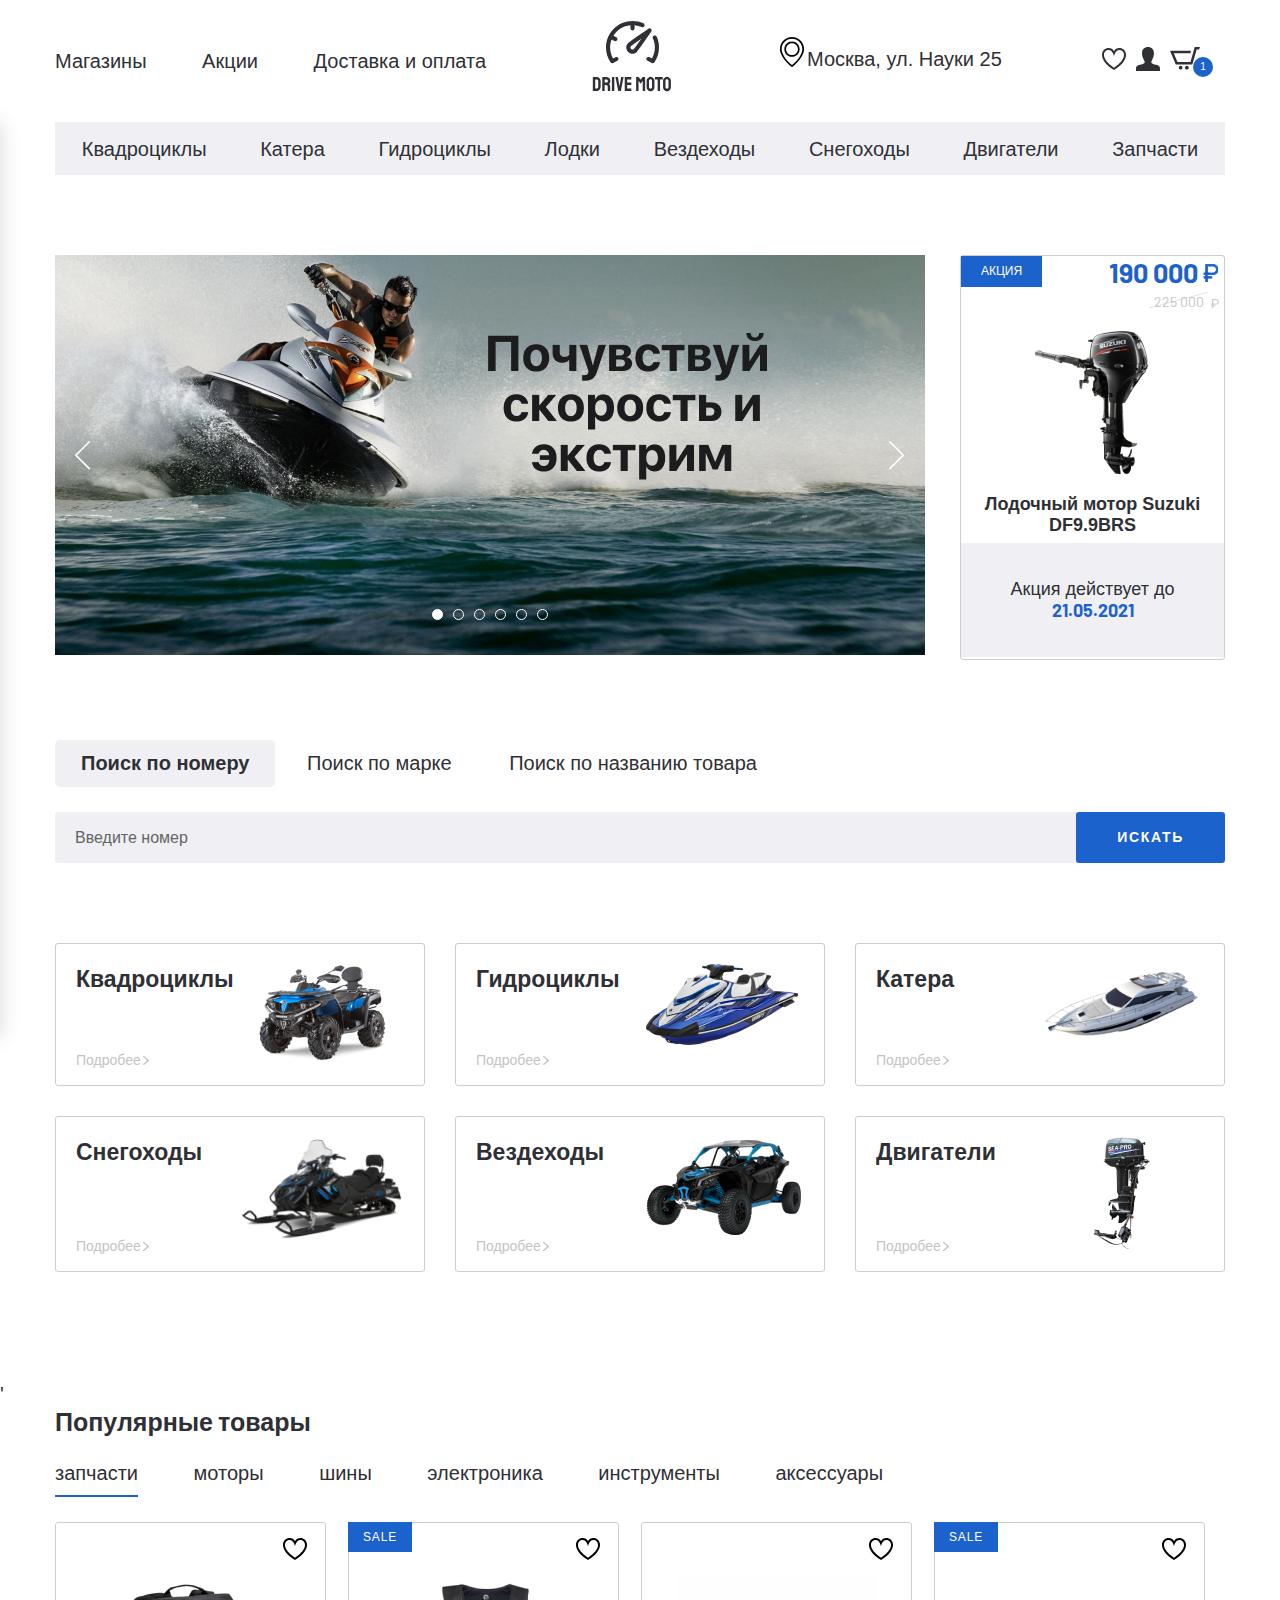
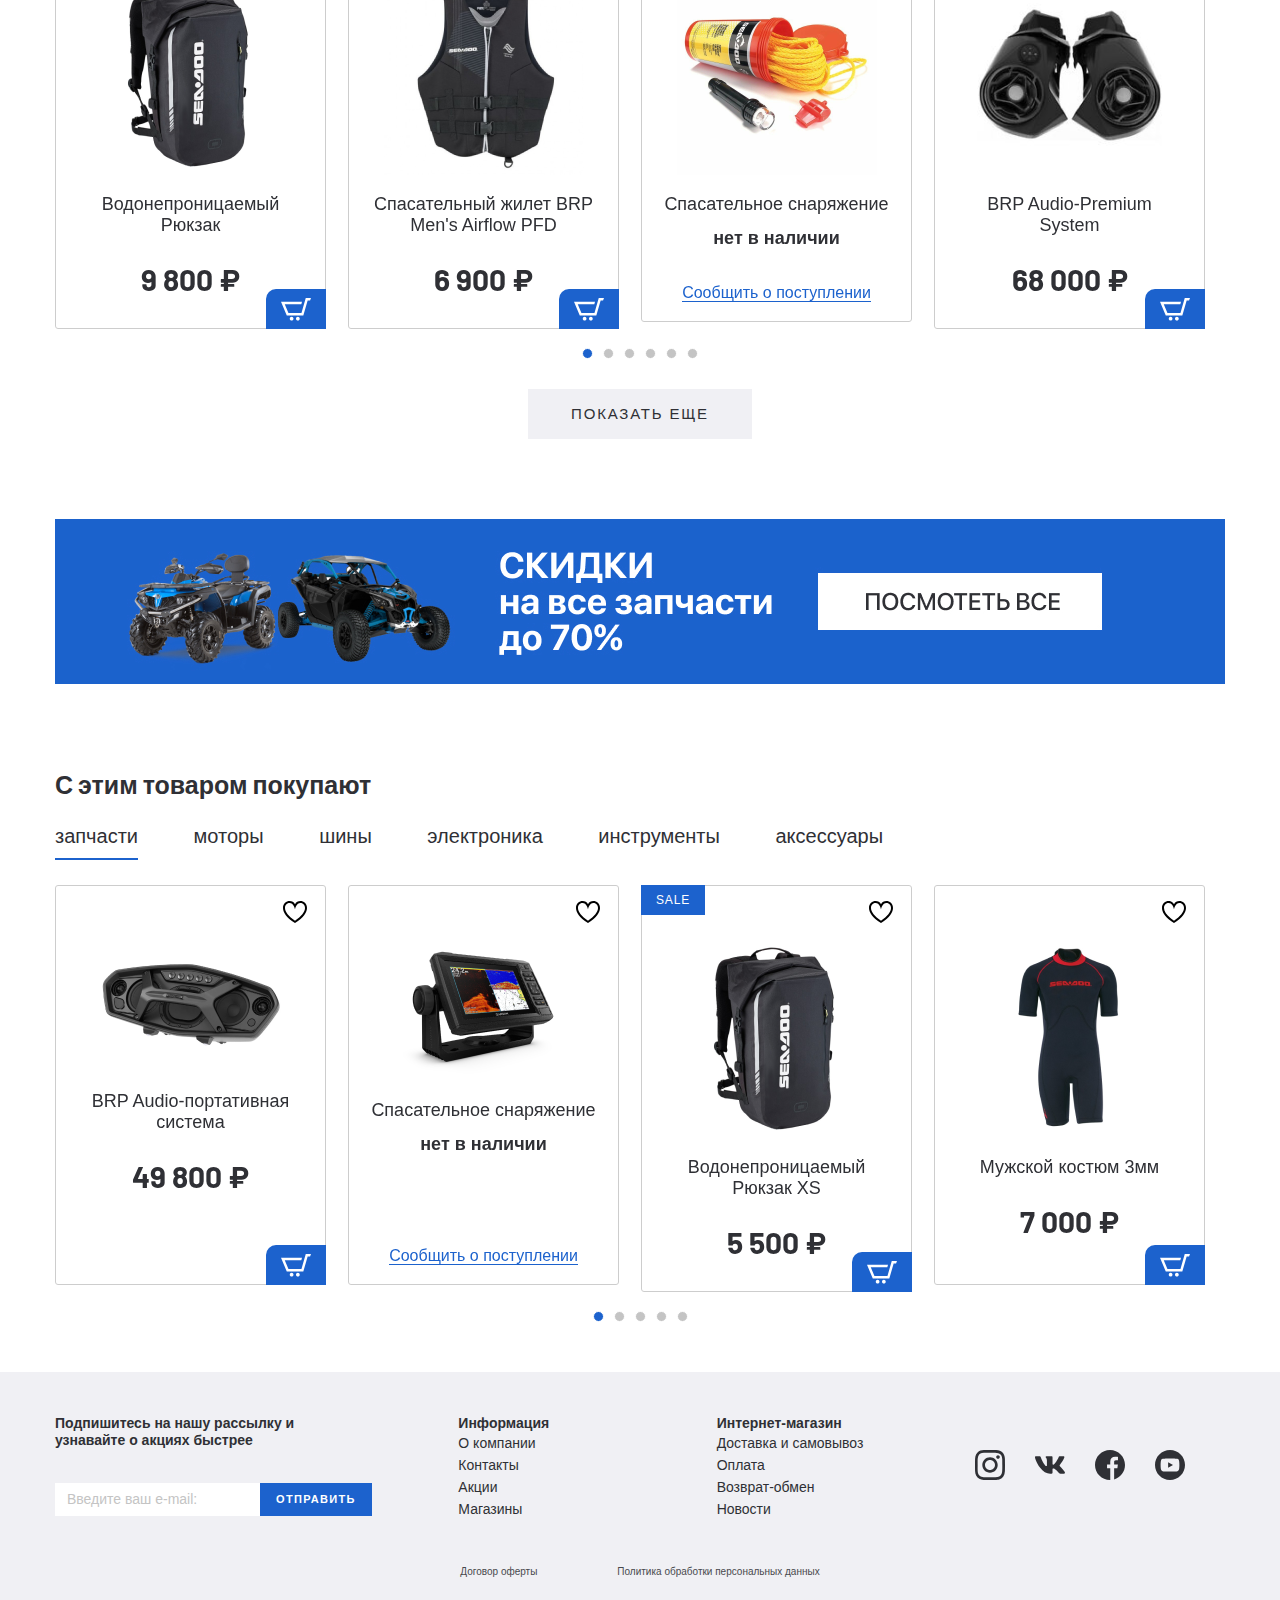
<file: index.html>
<!DOCTYPE html>
<html lang="ru">
<head>
    <meta charset="UTF-8">
    <meta name="viewport" content="width=device-width, initial-scale=1.0">
    <meta http-equiv="X-UA-Compatible" content="ie=edge">
    <title>Online Store Water Scooters </title>
    <link rel="icon" sizes="16x16" href="images/favicon.ico" type="image/x-icon">
    <link rel="preconnect" href="https://fonts.gstatic.com">
    <link href="https://fonts.googleapis.com/css2?family=Barlow:wght@400;700&display=swap" rel="stylesheet">
    <link rel="stylesheet" href="css/normalize.css">
    <link rel="stylesheet" href="css/slick.css">
    <link rel="stylesheet" href="css/fonts.css">
    <link rel="stylesheet" href="css/ion.rangeSlider.min.css">
    <link rel="stylesheet" href="css/jquery.rateyo.min.css">
    <link rel="stylesheet" href="css/jquery.formstyler.theme.css">
    <link rel="stylesheet" href="css/jquery.formstyler.css">
    <link rel="stylesheet" href="css/style.css">
    <link rel="stylesheet" href="css/media.css">
</head>
<body>

<header class="header">
    <div class="header__top">
        <div class="container">
            <div class="header__top-inner">
                <nav class="menu">
                    <button class="menu__btn">
                        <div class="menu__btn-line"></div>
                        <div class="menu__btn-line"></div>
                        <div class="menu__btn-line"></div>
                    </button>
                    <ul class="menu__list">
                        <li class="menu__item">
                            <a class="menu__link" href="catalog.html">
                                Магазины
                            </a>
                        </li>
                        <li class="menu__item">
                            <a class="menu__link" href="#">
                                Акции
                            </a>
                        </li>
                        <li class="menu__item">
                            <a class="menu__link" href="#">
                                Доставка и оплата
                            </a>
                        </li>
                    </ul>
                </nav>
                <a class="logo" href="index.html">
                    <img class="logo__img" src="images/logo.svg" alt="logo">
                </a>
                <div class="header__box">
                    <p class="header__address">
                        Москва, ул. Науки 25
                    </p>
                    <div class="user-list">
                        <li class="user-list__item">
                            <a class="user-list__link" href="#">
                                <img src="images/heart.svg" alt="">
                            </a>
                        </li>
                        <li class="user-list__item">
                            <a class="user-list__link" href="#">
                                <img src="images/user.svg" alt="">
                            </a>
                        </li>
                        <li class="user-list__item">
                            <a class="user-list__link basket" href="#">
                                <img src="images/basket.svg" alt="">
                                <p class="basket__num">1</p>
                            </a>
                        </li>
                    </div>
                </div>
            </div>
        </div>
    </div>

    <ul class="menu-mobile__list">
        <li class="menu-mobile__item">
            <a class="menu-mobile__link" href="#">
                <img class="menu-mobile__img" src="images/user.svg" alt="">
                <p>Войти</p>
            </a>
        </li>

        <li class="menu-mobile__item">
            <a class="menu-mobile__link" href="#">
                <img class="menu-mobile__img" src="images/user.svg" alt="">
                <p>Регистрация</p>
            </a>
        </li>

        <li class="menu-mobile__item">
            <a class="menu-mobile__link" href="#">
                <img class="menu-mobile__img" src="images/heart.svg" alt="">
                <p>Избранное</p>
            </a>
        </li>

        <li class="menu-mobile__item">
            <a class="menu-mobile__link" href="#">
                <img class="menu-mobile__img" src="images/basket.svg" alt="">
                <p>Корзина</p>
            </a>
        </li>

        <li class="menu-mobile__item">
            <a class="menu-mobile__link" href="#">
                <img class="menu-mobile__img" src="images/house.svg" alt="">
                <p>Магазины</p>
            </a>
        </li>

        <li class="menu-mobile__item">
            <a class="menu-mobile__link" href="#">
                <img class="menu-mobile__img" src="images/procent.svg" alt="">
                <p>Акции</p>
            </a>
        </li>

        <li class="menu-mobile__item">
            <a class="menu-mobile__link" href="#">
                <img class="menu-mobile__img" src="images/box.svg" alt="">
                <p>Доставка и оплата</p>
            </a>
        </li>

        <li class="menu-mobile__item">
            <a class="menu-mobile__link" href="#">
                <p>Квадроциклы</p>
            </a>
        </li>

        <li class="menu-mobile__item">
            <a class="menu-mobile__link" href="#">
                <p>Катера</p>
            </a>
        </li>

        <li class="menu-mobile__item">
            <a class="menu-mobile__link" href="#">
                <p>Гидроциклы</p>
            </a>
        </li>

        <li class="menu-mobile__item">
            <a class="menu-mobile__link" href="#">
                <p>Лодки</p>
            </a>
        </li>

        <li class="menu-mobile__item">
            <a class="menu-mobile__link" href="#">
                <p>Вездеходы</p>
            </a>
        </li>

        <li class="menu-mobile__item">
            <a class="menu-mobile__link" href="#">
                <p>Снегоходы</p>
            </a>
        </li>

        <li class="menu-mobile__item">
            <a class="menu-mobile__link" href="#">
                <p>Двигатели</p>
            </a>
        </li>

        <li class="menu-mobile__item">
            <a class="menu-mobile__link" href="#">
                <p>Запчасти</p>
            </a>
        </li>
    </ul>

    <div class="menu__mobile-linewrapper">
        <ul class="menu__mobile-line">

            <li class="menu__item">
                <a class="menu__link" href="catalog.html">
                    Магазины
                </a>
            </li>
            <li class="menu__item">
                <a class="menu__link" href="#">
                    Акции
                </a>
            </li>
            <li class="menu__item">
                <a class="menu__link" href="#">
                    Доставка и оплата
                </a>
            </li>

        </ul>
    </div>


    <div class="header__bottom">
        <div class="container">
              <ul class="menu-categories">
                <li class="menu-categories__item">
                    <a class="menu-categories__link" href="#">Квадроциклы</a>
                </li>
                <li class="menu-categories__item">
                    <a class="menu-categories__link" href="#">Катера</a>
                </li>
                <li class="menu-categories__item">
                    <a class="menu-categories__link" href="#">Гидроциклы</a>
                </li>
                <li class="menu-categories__item">
                    <a class="menu-categories__link" href="#">Лодки</a>
                </li>
                <li class="menu-categories__item">
                    <a class="menu-categories__link" href="#">Вездеходы</a>
                </li>
                <li class="menu-categories__item">
                    <a class="menu-categories__link" href="#">Снегоходы</a>
                </li>
                <li class="menu-categories__item">
                    <a class="menu-categories__link" href="#">Двигатели</a>
                </li>
                <li class="menu-categories__item">
                    <a class="menu-categories__link" href="#">Запчасти</a>
                </li>
              </ul>
        </div>
    </div>
</header>


<section class="banner-section page-section">
    <div class="container">
        <div class="banner-section__inner">
        <div class="banner-section__slider">
            <a class="banner-section__slider-item" href="#">
                <img class="banner-section__slider-img" src="images/banner-slider.jpg" alt="slider">
            </a>
            <a class="banner-section__slider-item" href="#">
                <img class="banner-section__slider-img" src="images/banner-slider.jpg" alt="slider">
            </a>
            <a class="banner-section__slider-item" href="#">
                <img class="banner-section__slider-img" src="images/banner-slider.jpg" alt="slider">
            </a>
            <a class="banner-section__slider-item" href="#">
                <img class="banner-section__slider-img" src="images/banner-slider.jpg" alt="slider">
            </a>
            <a class="banner-section__slider-item" href="#">
                <img class="banner-section__slider-img" src="images/banner-slider.jpg" alt="slider">
            </a>
            <a class="banner-section__slider-item" href="#">
                <img class="banner-section__slider-img" src="images/banner-slider.jpg" alt="slider">
            </a>
        </div>

        <a class="banner-section__item sale-item" href="#">
            <div class="sale-item__top">
                <p class="sale-item__info">
                    акция
                </p>
                <div class="sale-item__price">
                    <div class="price sale-item__price-new">190 000</div>
                    <div class="price sale-item__price-old">225 000</div>
                </div>
            </div>
            <img class="sale-item__img" src="images/content/sale-1.png" alt="" >
            <h5 class="sale-item__title">
                Лодочный мотор Suzuki DF9.9BRS
            </h5>
            <p class="sale-item__footer">
                Акция действует до
                <span>21.05.2021</span>
            </p>
        </a>
        </div>
    </div>
</section>


<div class="search page-section">
    <div class="container">
        <div class="search__inner">
            <div class="search__tabs tabs-wrapper">
                <div class="mobile-overflow">
                <a class="tab search__tabs-item tab--active" href="#tab-1">
                    Поиск по номеру
                </a>
                <a class="tab search__tabs-item" href="#tab-2">
                    Поиск по марке
                </a>
                <a class="tab search__tabs-item" href="#tab-3">
                    Поиск по названию товара
                </a>
                </div>
            </div>
            <div class="search__content">
                <div id="tab-1" class="tabs-content search__content-item tabs-content--active">
                    <form class="search__content-form">
                        <input class="search__content-input" type="text" placeholder="Введите номер">
                        <button class="search__content-btn" type="submit">Искать</button>
                    </form>
                </div>
                <div id="tab-2" class="tabs-content search__content-item">
                    <form class="search__content-form">
                        <input class="search__content-input" type="text" placeholder="Введите марку">
                        <button class="search__content-btn" type="submit">Искать</button>
                    </form>
                </div>
                <div id="tab-3" class="tabs-content search__content-item">
                    <form class="search__content-form">
                        <input class="search__content-input" type="text" placeholder="Введите название товара">
                        <button class="search__content-btn" type="submit">Искать</button>
                    </form>
                </div>
            </div>
        </div>
    </div>
</div>

<section class="categories page-section">
    <div class="container">
        <div class="categories__inner">
            <a class="categories__item" href="#">
                <div class="categories__item-info">
                    <h4 class="categories__item-title">Квадроциклы</h4>
                    <p class="categories__item-text">Подробее</p>
                </div>
                <div class="categories__item-img">
                    <img src="images/categories-1.png" alt="" >
                </div>
            </a>
            <a class="categories__item" href="#">
                <div class="categories__item-info">
                    <h4 class="categories__item-title">Гидроциклы</h4>
                    <p class="categories__item-text">Подробее</p>
                </div>
                <div class="categories__item-img">
                    <img src="images/categories-2.png" alt="" >
                </div>
            </a>
            <a class="categories__item" href="#">
                <div class="categories__item-info">
                    <h4 class="categories__item-title">Катера</h4>
                    <p class="categories__item-text">Подробее</p>
                </div>
                <div class="categories__item-img">
                    <img src="images/categories-3.png" alt="" >
                </div>
            </a>
            <a class="categories__item" href="#">
                <div class="categories__item-info">
                    <h4 class="categories__item-title">Снегоходы</h4>
                    <p class="categories__item-text">Подробее</p>
                </div>
                <div class="categories__item-img">
                    <img src="images/categories-4.png" alt="" >
                </div>
            </a>
            <a class="categories__item" href="#">
                <div class="categories__item-info">
                    <h4 class="categories__item-title">Вездеходы</h4>
                    <p class="categories__item-text">Подробее</p>
                </div>
                <div class="categories__item-img">
                    <img src="images/categories-5.png" alt="" >
                </div>
            </a>
            <a class="categories__item" href="#">
                <div class="categories__item-info">
                    <h4 class="categories__item-title">Двигатели</h4>
                    <p class="categories__item-text">Подробее</p>
                </div>
                <div class="categories__item-img">
                    <img src="images/categories-6.png" alt="" >
                </div>
            </a>
        </div>
    </div>
</section>'

<section class="products">
<div class="container">
    <div class="products__inner">
        <h3 class="product__title">Популярные товары</h3>
        <div class="tabs-wrapper">
            <div class="tabs products__tabs mobile-overflow">
                <a class="tab products__tab tab--active" href="#product-tab-1">запчасти</a>
                <a class="tab products__tab" href="#product-tab-2">моторы</a>
                <a class="tab products__tab" href="#product-tab-3">шины</a>
                <a class="tab products__tab" href="#product-tab-4">электроника</a>
                <a class="tab products__tab" href="#product-tab-5">инструменты</a>
                <a class="tab products__tab" href="#product-tab-6">аксессуары</a>
            </div>
        </div>

            <div  class="tabs-container products__container">
                <div id="product-tab-1" class="tabs-content products__content tabs-content--active">
                    <div class="product-slider">
                        <div class="product-slider__item">
                            <div class="product-item__wrapper">
                                <button class="product-item__favorite"></button>
                                <button class="product-item__basket">
                                    <img src="images/basket-white.svg" alt="basket">
                                </button>
                                <a class="product-item__notify-link" href="#"><span>Сообщить о поступлении</span></a>
                                <a class="product-item" href="#">
                                    <p class="product-item__hover-text">
                                        посмотреть товар
                                    </p>
                                    <img class="product-item__img" src="images/content/product-1.png" alt="">
                                    <h4 class="product-item__title">
                                        Водонепроницаемый Рюкзак
                                    </h4>
                                    <p class="price product-item__price">
                                        9 800 ₽
                                    </p>
                                    <p class="product-item__notify-text">нет в наличии</p>
                                </a>
                            </div>
                        </div>
                        <div class="product-slider__item">
                            <div class="product-item__wrapper ">
                                <button class="product-item__favorite"></button>
                                <button class="product-item__basket">
                                    <img src="images/basket-white.svg" alt="basket">
                                </button>
                                <a class="product-item__notify-link" href="#"><span>Сообщить о поступлении</span></a>
                                <a class="product-item product-item--sale" href="#">
                                    <p class="product-item__hover-text">
                                        посмотреть товар
                                    </p>
                                    <img class="product-item__img" src="images/content/product-2.png" alt="">
                                    <h4 class="product-item__title">
                                        Спасательный жилет BRP Men's Airflow PFD
                                    </h4>
                                    <p class="price product-item__price">
                                        6 900 ₽
                                    </p>
                                    <p class="product-item__notify-text">нет в наличии</p>
                                </a>
                            </div>
                        </div>
                        <div class="product-slider__item">
                            <div class="product-item__wrapper product-item__not-available">
                                <button class="product-item__favorite"></button>
                                <button class="product-item__basket">
                                    <img src="images/basket-white.svg" alt="basket">
                                </button>
                                <a class="product-item__notify-link" href="#"><span>Сообщить о поступлении</span></a>
                                <a class="product-item" href="#">
                                    <p class="product-item__hover-text">
                                        посмотреть товар
                                    </p>
                                    <img class="product-item__img" src="images/content/product-3.png" alt="">
                                    <h4 class="product-item__title">
                                        Спасательное снаряжение
                                    </h4>
                                    <p class="price product-item__price">
                                        9 800 ₽
                                    </p>
                                    <p class="product-item__notify-text">нет в наличии</p>
                                </a>
                            </div>
                        </div>
                        <div class="product-slider__item">
                            <div class="product-item__wrapper">
                                <button class="product-item__favorite"></button>
                                <button class="product-item__basket">
                                    <img src="images/basket-white.svg" alt="basket">
                                </button>
                                <a class="product-item__notify-link" href="#"><span>Сообщить о поступлении</span></a>
                                <a class="product-item product-item--sale" href="#">
                                    <p class="product-item__hover-text">
                                        посмотреть товар
                                    </p>
                                    <img class="product-item__img" src="images/content/product-4.png" alt="">
                                    <h4 class="product-item__title">
                                        BRP Audio-Premium System
                                    </h4>
                                    <p class="price product-item__price">
                                        68 000 ₽
                                    </p>
                                    <p class="product-item__notify-text">нет в наличии</p>
                                </a>
                            </div>
                        </div>
                        <div class="product-slider__item">
                            <div class="product-item__wrapper">
                                <button class="product-item__favorite"></button>
                                <button class="product-item__basket">
                                    <img src="images/basket-white.svg" alt="basket">
                                </button>
                                <a class="product-item__notify-link" href="#"><span>Сообщить о поступлении</span></a>
                                <a class="product-item product-item--sale" href="#">
                                    <p class="product-item__hover-text">
                                        посмотреть товар
                                    </p>
                                    <img class="product-item__img" src="images/content/product-1.png" alt="">
                                    <h4 class="product-item__title">
                                        Водонепроницаемый Рюкзак XS
                                    </h4>
                                    <p class="price product-item__price">
                                        5 500 ₽
                                    </p>
                                    <p class="product-item__notify-text">нет в наличии</p>
                                </a>
                            </div>
                        </div>
                        <div class="product-slider__item">
                            <div class="product-item__wrapper">
                                <button class="product-item__favorite"></button>
                                <button class="product-item__basket">
                                    <img src="images/basket-white.svg" alt="basket">
                                </button>
                                <a class="product-item__notify-link" href="#"><span>Сообщить о поступлении</span></a>
                                <a class="product-item" href="#">
                                    <p class="product-item__hover-text">
                                        посмотреть товар
                                    </p>
                                    <img class="product-item__img" src="images/content/product-5.png" alt="">
                                    <h4 class="product-item__title">
                                        Мужской костюм 3мм
                                    </h4>
                                    <p class="price product-item__price">
                                        7 000 ₽
                                    </p>
                                    <p class="product-item__notify-text">нет в наличии</p>
                                </a>
                            </div>
                        </div>
                    </div>
                </div>
                <div id="product-tab-2" class="tabs-content products__content">
                    <div class="product-slider">
                        <div class="product-slider__item">
                            <div class="product-item__wrapper">
                                <button class="product-item__favorite"></button>
                                <button class="product-item__basket">
                                    <img src="images/basket-white.svg" alt="basket">
                                </button>
                                <a class="product-item__notify-link" href="#"><span>Сообщить о поступлении</span></a>
                                <a class="product-item" href="#">
                                    <p class="product-item__hover-text">
                                        посмотреть товар
                                    </p>
                                    <img class="product-item__img" src="images/content/product-1.png" alt="">
                                    <h4 class="product-item__title">
                                        Водонепроницаемый Рюкзак
                                    </h4>
                                    <p class="price product-item__price">
                                        9 800 ₽
                                    </p>
                                    <p class="product-item__notify-text">нет в наличии</p>
                                </a>
                            </div>
                        </div>
                        <div class="product-slider__item">
                            <div class="product-item__wrapper ">
                                <button class="product-item__favorite"></button>
                                <button class="product-item__basket">
                                    <img src="images/basket-white.svg" alt="basket">
                                </button>
                                <a class="product-item__notify-link" href="#"><span>Сообщить о поступлении</span></a>
                                <a class="product-item product-item--sale" href="#">
                                    <p class="product-item__hover-text">
                                        посмотреть товар
                                    </p>
                                    <img class="product-item__img" src="images/content/product-1.png" alt="">
                                    <h4 class="product-item__title">
                                        Водонепроницаемый Рюкзак
                                    </h4>
                                    <p class="price product-item__price">
                                        9 800 ₽
                                    </p>
                                    <p class="product-item__notify-text">нет в наличии</p>
                                </a>
                            </div>
                        </div>
                        <div class="product-slider__item">
                            <div class="product-item__wrapper product-item__not-available">
                                <button class="product-item__favorite"></button>
                                <button class="product-item__basket">
                                    <img src="images/basket-white.svg" alt="basket">
                                </button>
                                <a class="product-item__notify-link" href="#"><span>Сообщить о поступлении</span></a>
                                <a class="product-item" href="#">
                                    <p class="product-item__hover-text">
                                        посмотреть товар
                                    </p>
                                    <img class="product-item__img" src="images/content/product-1.png" alt="">
                                    <h4 class="product-item__title">
                                        Водонепроницаемый Рюкзак
                                    </h4>
                                    <p class="price product-item__price">
                                        9 800 ₽
                                    </p>
                                    <p class="product-item__notify-text">нет в наличии</p>
                                </a>
                            </div>
                        </div>
                        <div class="product-slider__item">
                            <div class="product-item__wrapper">
                                <button class="product-item__favorite"></button>
                                <button class="product-item__basket">
                                    <img src="images/basket-white.svg" alt="basket">
                                </button>
                                <a class="product-item__notify-link" href="#"><span>Сообщить о поступлении</span></a>
                                <a class="product-item product-item--sale" href="#">
                                    <p class="product-item__hover-text">
                                        посмотреть товар
                                    </p>
                                    <img class="product-item__img" src="images/content/product-1.png" alt="">
                                    <h4 class="product-item__title">
                                        Водонепроницаемый Рюкзак
                                    </h4>
                                    <p class="price product-item__price">
                                        9 800 ₽
                                    </p>
                                    <p class="product-item__notify-text">нет в наличии</p>
                                </a>
                            </div>
                        </div>
                        <div class="product-slider__item">
                            <div class="product-item__wrapper">
                                <button class="product-item__favorite"></button>
                                <button class="product-item__basket">
                                    <img src="images/basket-white.svg" alt="basket">
                                </button>
                                <a class="product-item__notify-link" href="#"><span>Сообщить о поступлении</span></a>
                                <a class="product-item product-item--sale" href="#">
                                    <p class="product-item__hover-text">
                                        посмотреть товар
                                    </p>
                                    <img class="product-item__img" src="images/content/product-1.png" alt="">
                                    <h4 class="product-item__title">
                                        Водонепроницаемый Рюкзак
                                    </h4>
                                    <p class="price product-item__price">
                                        9 800 ₽
                                    </p>
                                    <p class="product-item__notify-text">нет в наличии</p>
                                </a>
                            </div>
                        </div>
                        <div class="product-slider__item">
                            <div class="product-item__wrapper">
                                <button class="product-item__favorite"></button>
                                <button class="product-item__basket">
                                    <img src="images/basket-white.svg" alt="basket">
                                </button>
                                <a class="product-item__notify-link" href="#"><span>Сообщить о поступлении</span></a>
                                <a class="product-item" href="#">
                                    <p class="product-item__hover-text">
                                        посмотреть товар
                                    </p>
                                    <img class="product-item__img" src="images/content/product-1.png" alt="">
                                    <h4 class="product-item__title">
                                        Водонепроницаемый Рюкзак
                                    </h4>
                                    <p class="price product-item__price">
                                        9 800 ₽
                                    </p>
                                    <p class="product-item__notify-text">нет в наличии</p>
                                </a>
                            </div>
                        </div>
                    </div>
                </div>
                <div id="product-tab-3" class="tabs-content products__content"></div>
                <div id="product-tab-4" class="tabs-content products__content"></div>
                <div id="product-tab-5" class="tabs-content products__content"></div>
                <div id="product-tab-6" class="tabs-content products__content"></div>
            </div>

        <div class="product__more">
            <a class="product__more-link" href="#">Показать еще</a>

        </div>

    </div>
</div>
</section>

<div class="banner">
    <div class="container">
        <a class="banner-link" href="#">
            <img src="images/content/banner.jpg" alt="">
        </a>
    </div>
</div>

<section class="products">
    <div class="container">
        <div class="products__inner">
            <h3 class="product__title">С этим товаром покупают</h3>
            <div class="tabs-wrapper">
                <div class="tabs products__tabs mobile-overflow">
                    <a class="tab products__tab tab--active" href="#popular-tab-1">запчасти</a>
                    <a class="tab products__tab" href="#popular-tab-2">моторы</a>
                    <a class="tab products__tab" href="#popular-tab-3">шины</a>
                    <a class="tab products__tab" href="#popular-tab-4">электроника</a>
                    <a class="tab products__tab" href="#popular-tab-5">инструменты</a>
                    <a class="tab products__tab" href="#popular-tab-6">аксессуары</a>
                </div>
            </div>
                <div  class="tabs-container products__container">
                    <div id="popular-tab-1" class="tabs-content products__content tabs-content--active">
                        <div class="product-slider">
                            <div class="product-slider__item">
                                <div class="product-item__wrapper">
                                    <button class="product-item__favorite"></button>
                                    <button class="product-item__basket">
                                        <img src="images/basket-white.svg" alt="basket">
                                    </button>
                                    <a class="product-item__notify-link" href="#"><span>Сообщить о поступлении</span></a>
                                    <a class="product-item" href="#">
                                        <p class="product-item__hover-text">
                                            посмотреть товар
                                        </p>
                                        <img class="product-item__img" src="images/content/popular-1.png" alt="">
                                        <h4 class="product-item__title">
                                            BRP Audio-портативная система
                                        </h4>
                                        <p class="price product-item__price">
                                            49 800 ₽
                                        </p>
                                        <p class="product-item__notify-text">нет в наличии</p>
                                    </a>
                                </div>
                            </div>
                            <div class="product-slider__item">
                                <div class="product-item__wrapper product-item__not-available">
                                    <button class="product-item__favorite"></button>
                                    <button class="product-item__basket">
                                        <img src="images/basket-white.svg" alt="basket">
                                    </button>
                                    <a class="product-item__notify-link" href="#"><span>Сообщить о поступлении</span></a>
                                    <a class="product-item" href="#">
                                        <p class="product-item__hover-text">
                                            посмотреть товар
                                        </p>
                                        <img class="product-item__img" src="images/content/popular-2.png" alt="">
                                        <h4 class="product-item__title">
                                            Спасательное снаряжение
                                        </h4>
                                        <p class="price product-item__price">
                                            9 800 ₽
                                        </p>
                                        <p class="product-item__notify-text">нет в наличии</p>
                                    </a>
                                </div>
                            </div>
                            <div class="product-slider__item">
                                <div class="product-item__wrapper">
                                    <button class="product-item__favorite"></button>
                                    <button class="product-item__basket">
                                        <img src="images/basket-white.svg" alt="basket">
                                    </button>
                                    <a class="product-item__notify-link" href="#"><span>Сообщить о поступлении</span></a>
                                    <a class="product-item product-item--sale" href="#">
                                        <p class="product-item__hover-text">
                                            посмотреть товар
                                        </p>
                                        <img class="product-item__img" src="images/content/product-1.png" alt="">
                                        <h4 class="product-item__title">
                                            Водонепроницаемый Рюкзак XS
                                        </h4>
                                        <p class="price product-item__price">
                                            5 500 ₽
                                        </p>
                                        <p class="product-item__notify-text">нет в наличии</p>
                                    </a>
                                </div>
                            </div>
                            <div class="product-slider__item">
                                <div class="product-item__wrapper">
                                    <button class="product-item__favorite"></button>
                                    <button class="product-item__basket">
                                        <img src="images/basket-white.svg" alt="basket">
                                    </button>
                                    <a class="product-item__notify-link" href="#"><span>Сообщить о поступлении</span></a>
                                    <a class="product-item" href="#">
                                        <p class="product-item__hover-text">
                                            посмотреть товар
                                        </p>
                                        <img class="product-item__img" src="images/content/product-5.png" alt="">
                                        <h4 class="product-item__title">
                                            Мужской костюм 3мм
                                        </h4>
                                        <p class="price product-item__price">
                                            7 000 ₽
                                        </p>
                                        <p class="product-item__notify-text">нет в наличии</p>
                                    </a>
                                </div>
                            </div>
                            <div class="product-slider__item">
                                <div class="product-item__wrapper">
                                    <button class="product-item__favorite"></button>
                                    <button class="product-item__basket">
                                        <img src="images/basket-white.svg" alt="basket">
                                    </button>
                                    <a class="product-item__notify-link" href="#"><span>Сообщить о поступлении</span></a>
                                    <a class="product-item product-item--sale" href="#">
                                        <p class="product-item__hover-text">
                                            посмотреть товар
                                        </p>
                                        <img class="product-item__img" src="images/content/product-4.png" alt="">
                                        <h4 class="product-item__title">
                                            BRP Audio-Premium System
                                        </h4>
                                        <p class="price product-item__price">
                                            68 000 ₽
                                        </p>
                                        <p class="product-item__notify-text">нет в наличии</p>
                                    </a>
                                </div>
                            </div>
                        </div>
                    </div>
                    <div id="popular-tab-2" class="tabs-content products__content">
                        <div class="product-slider">
                            <div class="product-slider__item">
                                <div class="product-item__wrapper">
                                    <button class="product-item__favorite"></button>
                                    <button class="product-item__basket">
                                        <img src="images/basket-white.svg" alt="basket">
                                    </button>
                                    <a class="product-item__notify-link" href="#"><span>Сообщить о поступлении</span></a>
                                    <a class="product-item" href="#">
                                        <p class="product-item__hover-text">
                                            посмотреть товар
                                        </p>
                                        <img class="product-item__img" src="images/content/product-1.png" alt="">
                                        <h4 class="product-item__title">
                                            Водонепроницаемый Рюкзак
                                        </h4>
                                        <p class="price product-item__price">
                                            9 800 ₽
                                        </p>
                                        <p class="product-item__notify-text">нет в наличии</p>
                                    </a>
                                </div>
                            </div>
                            <div class="product-slider__item">
                                <div class="product-item__wrapper ">
                                    <button class="product-item__favorite"></button>
                                    <button class="product-item__basket">
                                        <img src="images/basket-white.svg" alt="basket">
                                    </button>
                                    <a class="product-item__notify-link" href="#"><span>Сообщить о поступлении</span></a>
                                    <a class="product-item product-item--sale" href="#">
                                        <p class="product-item__hover-text">
                                            посмотреть товар
                                        </p>
                                        <img class="product-item__img" src="images/content/product-1.png" alt="">
                                        <h4 class="product-item__title">
                                            Водонепроницаемый Рюкзак
                                        </h4>
                                        <p class="price product-item__price">
                                            9 800 ₽
                                        </p>
                                        <p class="product-item__notify-text">нет в наличии</p>
                                    </a>
                                </div>
                            </div>
                            <div class="product-slider__item">
                                <div class="product-item__wrapper product-item__not-available">
                                    <button class="product-item__favorite"></button>
                                    <button class="product-item__basket">
                                        <img src="images/basket-white.svg" alt="basket">
                                    </button>
                                    <a class="product-item__notify-link" href="#"><span>Сообщить о поступлении</span></a>
                                    <a class="product-item" href="#">
                                        <p class="product-item__hover-text">
                                            посмотреть товар
                                        </p>
                                        <img class="product-item__img" src="images/content/product-1.png" alt="">
                                        <h4 class="product-item__title">
                                            Водонепроницаемый Рюкзак
                                        </h4>
                                        <p class="price product-item__price">
                                            9 800 ₽
                                        </p>
                                        <p class="product-item__notify-text">нет в наличии</p>
                                    </a>
                                </div>
                            </div>
                            <div class="product-slider__item">
                                <div class="product-item__wrapper">
                                    <button class="product-item__favorite"></button>
                                    <button class="product-item__basket">
                                        <img src="images/basket-white.svg" alt="basket">
                                    </button>
                                    <a class="product-item__notify-link" href="#"><span>Сообщить о поступлении</span></a>
                                    <a class="product-item product-item--sale" href="#">
                                        <p class="product-item__hover-text">
                                            посмотреть товар
                                        </p>
                                        <img class="product-item__img" src="images/content/product-1.png" alt="">
                                        <h4 class="product-item__title">
                                            Водонепроницаемый Рюкзак
                                        </h4>
                                        <p class="price product-item__price">
                                            9 800 ₽
                                        </p>
                                        <p class="product-item__notify-text">нет в наличии</p>
                                    </a>
                                </div>
                            </div>
                            <div class="product-slider__item">
                                <div class="product-item__wrapper">
                                    <button class="product-item__favorite"></button>
                                    <button class="product-item__basket">
                                        <img src="images/basket-white.svg" alt="basket">
                                    </button>
                                    <a class="product-item__notify-link" href="#"><span>Сообщить о поступлении</span></a>
                                    <a class="product-item product-item--sale" href="#">
                                        <p class="product-item__hover-text">
                                            посмотреть товар
                                        </p>
                                        <img class="product-item__img" src="images/content/product-1.png" alt="">
                                        <h4 class="product-item__title">
                                            Водонепроницаемый Рюкзак
                                        </h4>
                                        <p class="price product-item__price">
                                            9 800 ₽
                                        </p>
                                        <p class="product-item__notify-text">нет в наличии</p>
                                    </a>
                                </div>
                            </div>
                            <div class="product-slider__item">
                                <div class="product-item__wrapper">
                                    <button class="product-item__favorite"></button>
                                    <button class="product-item__basket">
                                        <img src="images/basket-white.svg" alt="basket">
                                    </button>
                                    <a class="product-item__notify-link" href="#"><span>Сообщить о поступлении</span></a>
                                    <a class="product-item" href="#">
                                        <p class="product-item__hover-text">
                                            посмотреть товар
                                        </p>
                                        <img class="product-item__img" src="images/content/product-1.png" alt="">
                                        <h4 class="product-item__title">
                                            Водонепроницаемый Рюкзак
                                        </h4>
                                        <p class="price product-item__price">
                                            9 800 ₽
                                        </p>
                                        <p class="product-item__notify-text">нет в наличии</p>
                                    </a>
                                </div>
                            </div>
                        </div>
                    </div>
                    <div id="popular-tab-3" class="tabs-content products__content"></div>
                    <div id="popular-tab-4" class="tabs-content products__content"></div>
                    <div id="popular-tab-5" class="tabs-content products__content"></div>
                    <div id="popular-tab-6" class="tabs-content products__content"></div>
                </div>
            </div>
        </div>

</section>

<footer class="footer">
    <div class="container">
        <div class="footer__top">
            <div class="footer__top-inner">
                <div class="footer__top-item footer__top-newslatter">
                    <h6 class="footer__top-title">
                        Подпишитесь на нашу рассылку и узнавайте о акциях быстрее
                    </h6>
                    <form  class="footer-form">
                        <input class="footer-form__input" type="text" placeholder="Введите ваш e-mail:">
                        <button class="footer-form__btn" type="submit">Отправить</button>
                    </form>
                </div>
                <div class="footer__top-item footer__top-itemdrop">
                    <h6 class="footer__top-title footer__topdrop">
                        Информация
                    </h6>
                    <ul class="footer-list">
                        <li class="footer-list__item"><a href="#">О компании</a></li>
                        <li class="footer-list__item"><a href="#">Контакты</a></li>
                        <li class="footer-list__item"><a href="#">Акции</a></li>
                        <li class="footer-list__item"><a href="#"> Магазины</a></li>
                    </ul>
                </div>
                <div class="footer__top-item">
                    <h6 class="footer__top-title footer__topdrop">
                        Интернет-магазин
                    </h6>
                    <ul class="footer-list">
                        <li class="footer-list__item"><a href="#">Доставка и самовывоз</a></li>
                        <li class="footer-list__item"><a href="#">Оплата</a></li>
                        <li class="footer-list__item"><a href="#">Возврат-обмен</a></li>
                        <li class="footer-list__item"><a href="#">Новости</a></li>
                    </ul>

                </div>
                <div class="footer__top-item footer__top-social">
                    <ul class="social-list">
                        <li class="social-list__item">
                            <a href="#">
                                <img src="images/instagram.svg" alt="">
                            </a>
                        </li>
                        <li class="social-list__item">
                            <a href="#">
                                <img src="images/vkontakte.svg" alt="">
                            </a>
                        </li>
                        <li class="social-list__item">
                            <a href="#">
                                <img src="images/facebook.svg" alt="">
                            </a>
                        </li>
                        <li class="social-list__item">
                            <a href="#">
                                <img src="images/youtube.svg" alt="">
                            </a>
                        </li>
                    </ul>
                </div>
            </div>
        </div>
        <div class="footer__bottom">
            <a class="footer__bottom-link" href="#">Договор оферты</a>
            <a class="footer__bottom-link" href="#">Политика обработки персональных данных</a>
        </div>
    </div>
</footer>


<script src="https://ajax.googleapis.com/ajax/libs/jquery/3.4.1/jquery.min.js"></script>
<script src="js/slick.min.js"></script>
<script src="js/ion.rangeSlider.min.js"></script>
<script src="js/jquery.formstyler.min.js"></script>
<script src="js/jquery.rateyo.min.js"></script>
<script src="js/main.js"></script>
</body>
</html>

<!--<div class="tabs-wrapper">-->
<!--    <div class="tabs">-->
<!--        <a class="tab tab&#45;&#45;active" href="#"></a>-->
<!--    </div>-->
<!--    <div class="tabs-container">-->
<!--        <div class="tabs-content"></div>-->
<!--    </div>-->
<!--</div>-->
</file>
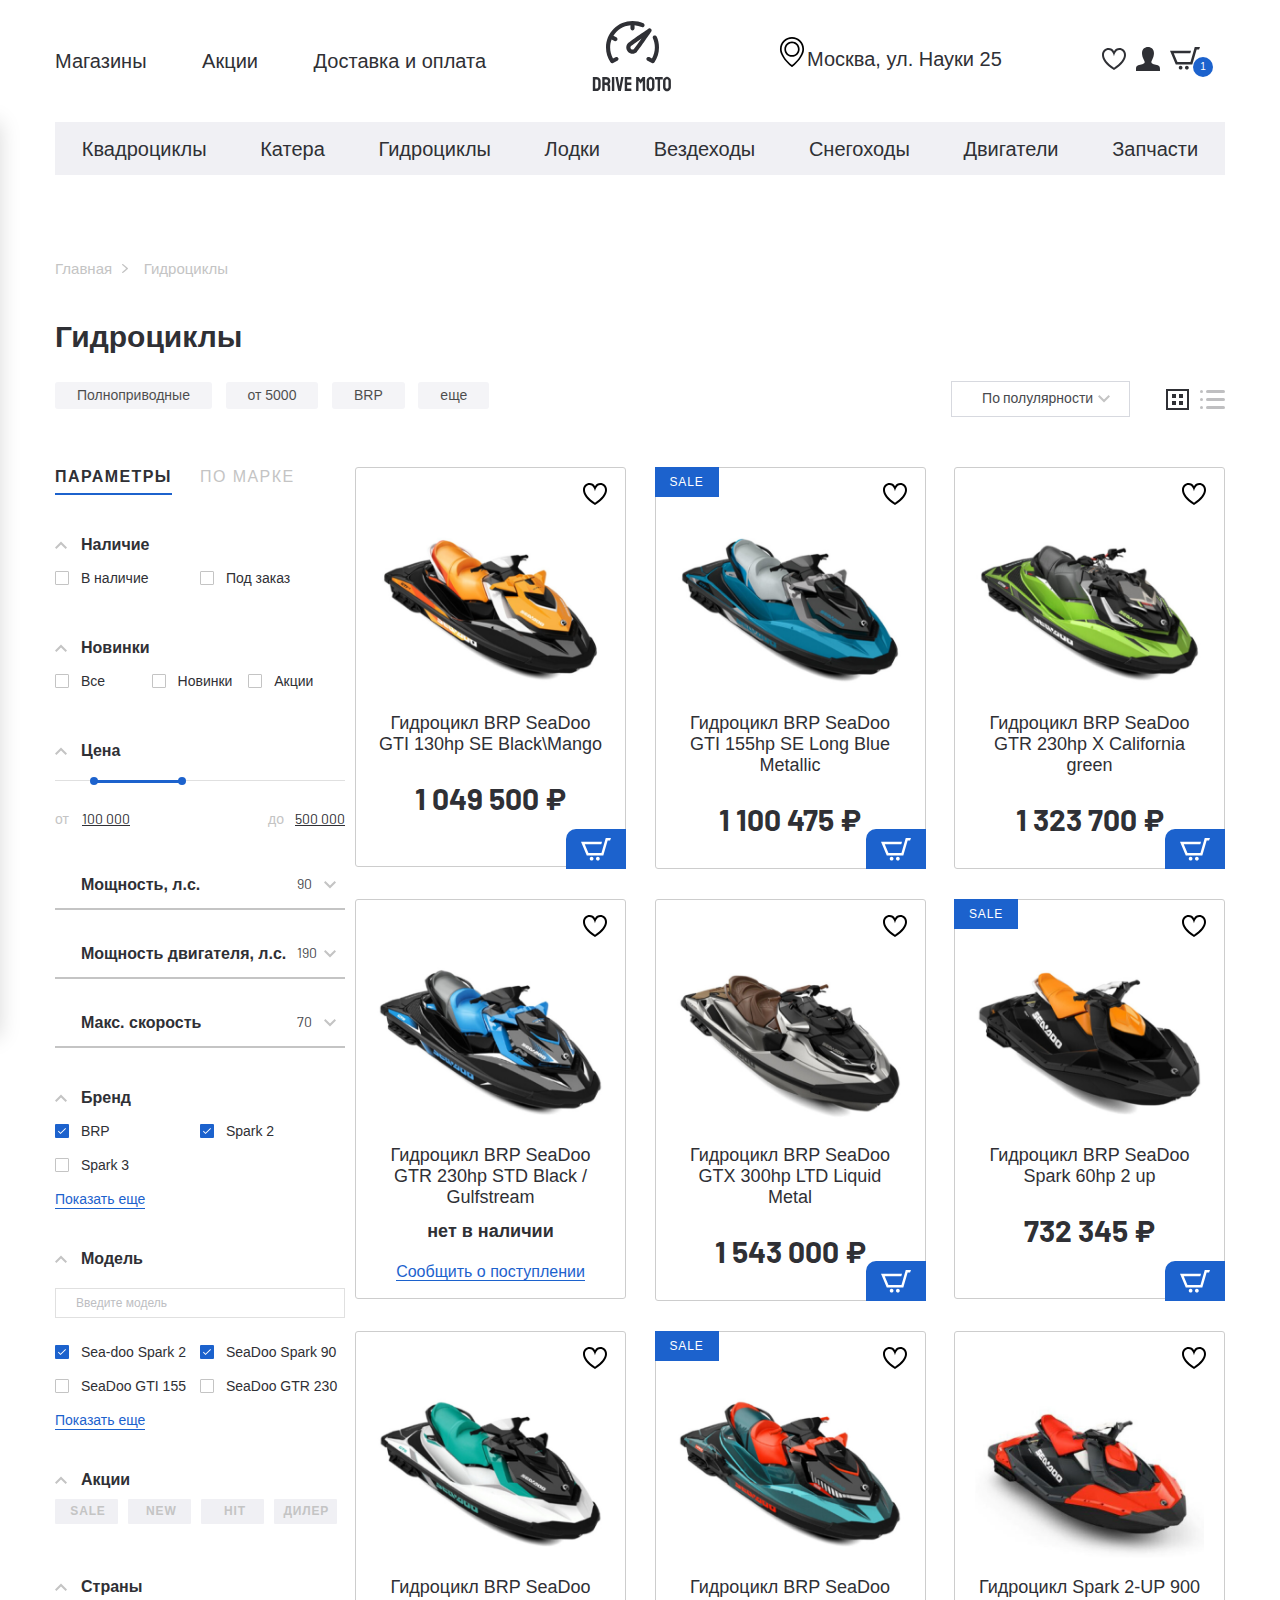
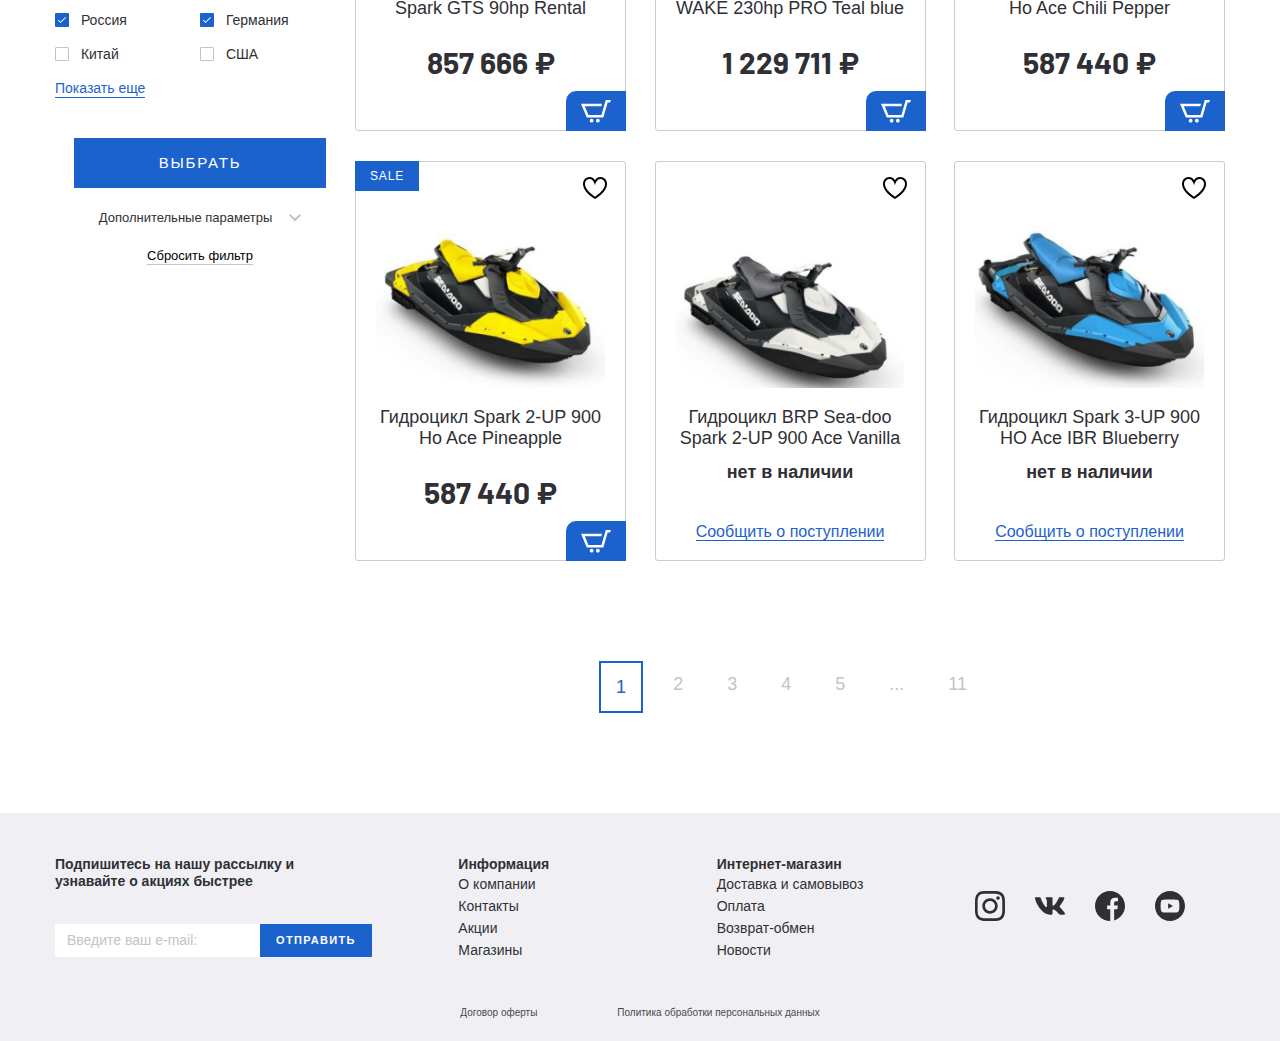
<file: catalog.html>
<!DOCTYPE html>
<html lang="ru">
<head>
    <meta charset="UTF-8">
    <meta name="viewport" content="width=device-width, initial-scale=1.0">
    <meta http-equiv="X-UA-Compatible" content="ie=edge">
    <title>Online Store Water Scooters </title>
    <link rel="icon" sizes="16x16" href="images/favicon.ico" type="image/x-icon">
    <link rel="preconnect" href="https://fonts.gstatic.com">
    <link href="https://fonts.googleapis.com/css2?family=Barlow:wght@400;700&display=swap" rel="stylesheet">
    <link rel="stylesheet" href="css/normalize.css">
    <link rel="stylesheet" href="css/slick.css">
    <link rel="stylesheet" href="css/fonts.css">
    <link rel="stylesheet" href="css/ion.rangeSlider.min.css">
    <link rel="stylesheet" href="css/jquery.rateyo.min.css">
    <link rel="stylesheet" href="css/jquery.formstyler.theme.css">
    <link rel="stylesheet" href="css/jquery.formstyler.css">
    <link rel="stylesheet" href="css/style.css">
    <link rel="stylesheet" href="css/media.css">
</head>
<body>

<header class="header">
    <div class="header__top">
        <div class="container">
            <div class="header__top-inner">
                <nav class="menu">
                    <button class="menu__btn">
                        <div class="menu__btn-line"></div>
                        <div class="menu__btn-line"></div>
                        <div class="menu__btn-line"></div>
                    </button>
                    <ul class="menu__list">
                        <li class="menu__item">
                            <a class="menu__link" href="catalog.html">
                                Магазины
                            </a>
                        </li>
                        <li class="menu__item">
                            <a class="menu__link" href="#">
                                Акции
                            </a>
                        </li>
                        <li class="menu__item">
                            <a class="menu__link" href="#">
                                Доставка и оплата
                            </a>
                        </li>
                    </ul>
                </nav>
                <a class="logo" href="index.html">
                    <img class="logo__img" src="images/logo.svg" alt="logo">
                </a>
                <div class="header__box">
                    <p class="header__address">
                        Москва, ул. Науки 25
                    </p>
                    <div class="user-list">
                        <li class="user-list__item">
                            <a class="user-list__link" href="#">
                                <img src="images/heart.svg" alt="">
                            </a>
                        </li>
                        <li class="user-list__item">
                            <a class="user-list__link" href="#">
                                <img src="images/user.svg" alt="">
                            </a>
                        </li>
                        <li class="user-list__item">
                            <a class="user-list__link basket" href="#">
                                <img src="images/basket.svg" alt="">
                                <p class="basket__num">1</p>
                            </a>
                        </li>
                    </div>
                </div>
            </div>
        </div>
    </div>

    <ul class="menu-mobile__list">
        <li class="menu-mobile__item">
            <a class="menu-mobile__link" href="#">
                <img class="menu-mobile__img" src="images/user.svg" alt="">
                <p>Войти</p>
            </a>
        </li>

        <li class="menu-mobile__item">
            <a class="menu-mobile__link" href="#">
                <img class="menu-mobile__img" src="images/user.svg" alt="">
                <p>Регистрация</p>
            </a>
        </li>

        <li class="menu-mobile__item">
            <a class="menu-mobile__link" href="#">
                <img class="menu-mobile__img" src="images/heart.svg" alt="">
                <p>Избранное</p>
            </a>
        </li>

        <li class="menu-mobile__item">
            <a class="menu-mobile__link" href="#">
                <img class="menu-mobile__img" src="images/basket.svg" alt="">
                <p>Корзина</p>
            </a>
        </li>

        <li class="menu-mobile__item">
            <a class="menu-mobile__link" href="#">
                <img class="menu-mobile__img" src="images/house.svg" alt="">
                <p>Магазины</p>
            </a>
        </li>

        <li class="menu-mobile__item">
            <a class="menu-mobile__link" href="#">
                <img class="menu-mobile__img" src="images/procent.svg" alt="">
                <p>Акции</p>
            </a>
        </li>

        <li class="menu-mobile__item">
            <a class="menu-mobile__link" href="#">
                <img class="menu-mobile__img" src="images/box.svg" alt="">
                <p>Доставка и оплата</p>
            </a>
        </li>

        <li class="menu-mobile__item">
            <a class="menu-mobile__link" href="#">
                <p>Квадроциклы</p>
            </a>
        </li>

        <li class="menu-mobile__item">
            <a class="menu-mobile__link" href="#">
                <p>Катера</p>
            </a>
        </li>

        <li class="menu-mobile__item">
            <a class="menu-mobile__link" href="#">
                <p>Гидроциклы</p>
            </a>
        </li>

        <li class="menu-mobile__item">
            <a class="menu-mobile__link" href="#">
                <p>Лодки</p>
            </a>
        </li>

        <li class="menu-mobile__item">
            <a class="menu-mobile__link" href="#">
                <p>Вездеходы</p>
            </a>
        </li>

        <li class="menu-mobile__item">
            <a class="menu-mobile__link" href="#">
                <p>Снегоходы</p>
            </a>
        </li>

        <li class="menu-mobile__item">
            <a class="menu-mobile__link" href="#">
                <p>Двигатели</p>
            </a>
        </li>

        <li class="menu-mobile__item">
            <a class="menu-mobile__link" href="#">
                <p>Запчасти</p>
            </a>
        </li>
    </ul>

    <div class="menu__mobile-linewrapper">
        <ul class="menu__mobile-line">

            <li class="menu__item">
                <a class="menu__link" href="catalog.html">
                    Магазины
                </a>
            </li>
            <li class="menu__item">
                <a class="menu__link" href="#">
                    Акции
                </a>
            </li>
            <li class="menu__item">
                <a class="menu__link" href="#">
                    Доставка и оплата
                </a>
            </li>

        </ul>
    </div>


    <div class="header__bottom">
        <div class="container">
            <ul class="menu-categories">
                <li class="menu-categories__item">
                    <a class="menu-categories__link" href="#">Квадроциклы</a>
                </li>
                <li class="menu-categories__item">
                    <a class="menu-categories__link" href="#">Катера</a>
                </li>
                <li class="menu-categories__item">
                    <a class="menu-categories__link" href="#">Гидроциклы</a>
                </li>
                <li class="menu-categories__item">
                    <a class="menu-categories__link" href="#">Лодки</a>
                </li>
                <li class="menu-categories__item">
                    <a class="menu-categories__link" href="#">Вездеходы</a>
                </li>
                <li class="menu-categories__item">
                    <a class="menu-categories__link" href="#">Снегоходы</a>
                </li>
                <li class="menu-categories__item">
                    <a class="menu-categories__link" href="#">Двигатели</a>
                </li>
                <li class="menu-categories__item">
                    <a class="menu-categories__link" href="#">Запчасти</a>
                </li>
            </ul>
        </div>
    </div>
</header>

<div class="breadcrumbs">
    <div class="container">
        <div class="breadcrumbs__inner">
        <ul class="breadcrumbs__list mobile-overflow">
            <li class="breadcrumbs__list-item">
                <a href="#">Главная</a>
            </li>
            <li class="breadcrumbs__list-item">
                <a href="#">Гидроциклы</a>
            </li>
        </ul>
        </div>
    </div>

</div>

<section class="catalog">
    <div class="container">
        <h2 class="catalog__title">
            Гидроциклы
        </h2>
        <div class="catalog__filter">
            <div class="catalog__filter-itemsinner">
                <div class="catalog__filter-items mobile-overflow">
                    <button>Полноприводные</button>
                    <button>от 5000</button>
                    <button>BRP</button>
                    <button>еще</button>
                </div>
            </div>
            <div class="catalog__filter-btn">
                <select class="filter-style select-item">
                    <option>По полулярности</option>
                    <option>По рейтингу</option>
                    <option>По цене</option>
                </select>
                <button class="catalog__filter-btngrid catalog__filter-button catalog__filter-button--active">
                    <svg width="23" height="21" viewBox="0 0 23 21" fill="none" xmlns="http://www.w3.org/2000/svg">
                        <rect x="1" y="1" width="21" height="19" stroke="#2F3035" stroke-width="2"/>
                        <rect x="7" y="6" width="2" height="2" fill="#2F3035" stroke="#2F3035" stroke-width="2"/>
                        <rect x="7" y="13" width="2" height="2" fill="#2F3035" stroke="#2F3035" stroke-width="2"/>
                        <rect x="14" y="6" width="2" height="2" fill="#2F3035" stroke="#2F3035" stroke-width="2"/>
                        <rect x="14" y="13" width="2" height="2" fill="#2F3035" stroke="#2F3035" stroke-width="2"/>
                    </svg>
                </button>
                <button class="catalog__filter-btnline catalog__filter-button">
                    <svg width="25" height="19" viewBox="0 0 25 19" fill="none" xmlns="http://www.w3.org/2000/svg">
                        <g opacity="1">
                            <rect x="6" width="19" height="3" rx="1.5" fill="#2F3035"/>
                            <rect x="6" y="8" width="19" height="3" rx="1.5" fill="#2F3035"/>
                            <rect x="6" y="16" width="19" height="3" rx="1.5" fill="#2F3035"/>
                            <rect width="3" height="3" rx="1.5" fill="#2F3035"/>
                            <rect y="8" width="3" height="3" rx="1.5" fill="#2F3035"/>
                            <rect y="16" width="3" height="3" rx="1.5" fill="#2F3035"/>
                        </g>
                    </svg>
                </button>
            </div>
        </div>
        <div class="catalog__inner">
            <div class="aside__btn">
                Фильтер
            </div>
            <aside class="catalog__inner-aside aside-filter">
                <div class="tabs-wrapper tabs-wrapper--no-scroll">
                    <div class="tabs aside-filter__tabs">
                        <a class="tab aside-filter__tab tab--active" href="#filter-1"><span>Параметры</span></a>
                        <a class="tab aside-filter__tab" href="#filter-2"><span>по марке</span></a>
                    </div>
                </div>
                    <div class="tabs-container">
                        <div id="filter-1" class="tabs-content aside-filter__tabs-content tabs-content--active">

                            <form class="aside-filter__form">
                                <ul class="aside-filter__list">
                                    <li class="aside-filter__item-drop">
                                        <p class="aside-filter__item-title filter__item-drop filter__item-drop--active">Наличие</p>
                                        <div class="aside-filter__content">

                                            <div class="aside-filter__content-box">
                                                <label class="aside-filter__content-label">
                                                    <input class="filter-style" type="checkbox">
                                                    В наличие
                                                </label>
                                            </div>

                                            <div class="aside-filter__content-box">
                                                <label class="aside-filter__content-label">
                                                    <input class="filter-style" type="checkbox">
                                                    Под заказ
                                                </label>
                                            </div>

                                        </div>
                                    </li>
                                    <li class="aside-filter__item-drop">
                                        <p class="aside-filter__item-title filter__item-drop filter__item-drop--active">Новинки</p>
                                        <div class="aside-filter__content aside-filter__content-radio">

                                            <div class="aside-filter__content-box">
                                                <label class="aside-filter__content-label">
                                                    <input class="filter-style" name="radio" type="radio">
                                                    Все
                                                </label>
                                            </div>

                                            <div class="aside-filter__content-box">
                                                <label class="aside-filter__content-label">
                                                    <input class="filter-style" name="radio" type="radio">
                                                    Новинки
                                                </label>
                                            </div>

                                            <div class="aside-filter__content-box">
                                                <label class="aside-filter__content-label">
                                                    <input class="filter-style" name="radio" type="radio">
                                                    Акции
                                                </label>
                                            </div>

                                        </div>
                                    </li>
                                    <li class="aside-filter__item-drop">
                                        <p class="aside-filter__item-title filter__item-drop filter__item-drop--active">Цена</p>
                                        <div class="aside-filter__content">

                                            <input type="text" class="js-range-slider" name="my_range" value=""
                                                   data-min="100000"
                                                   data-max="500000"
                                                   data-from="150000"
                                                   data-to="275000"
                                            />

                                        </div>
                                    </li>


                                    <li class="aside-filter__item-list">
                                        <div class="filter__item-list">
                                            <p class="filter__item-listtitle">
                                                Мощность, л.с.
                                            </p>
                                            <select class="filter-style filter__item-listselect">
                                                <option>90</option>
                                                <option>130</option>
                                                <option>154</option>
                                                <option>230</option>
                                            </select>
                                        </div>

                                        <div class="filter__item-list">
                                            <p class="filter__item-listtitle">
                                                Мощность двигателя, л.с.
                                            </p>
                                            <select class="filter-style filter__item-listselect">
                                                <option>190</option>
                                                <option>230</option>
                                                <option>354</option>
                                                <option>390</option>
                                            </select>
                                        </div>

                                        <div class="filter__item-list">
                                            <p class="filter__item-listtitle">
                                                Макс. скорость
                                            </p>
                                            <select class="filter-style filter__item-listselect">
                                                <option>70</option>
                                                <option>80</option>
                                                <option>110</option>
                                                <option>120</option>
                                            </select>
                                        </div>
                                    </li>

                                    <li class="aside-filter__item-drop">
                                        <p class="aside-filter__item-title filter__item-drop filter__item-drop--active">Бренд</p>
                                        <div class="aside-filter__content">

                                            <div class="aside-filter__content-box">
                                                <label class="aside-filter__content-label">
                                                    <input class="filter-style" type="checkbox" checked>
                                                    BRP
                                                </label>
                                            </div>

                                            <div class="aside-filter__content-box">
                                                <label class="aside-filter__content-label">
                                                    <input class="filter-style" type="checkbox" checked>
                                                    Spark 2
                                                </label>
                                            </div>

                                            <div class="aside-filter__content-box">
                                                <label class="aside-filter__content-label">
                                                    <input class="filter-style" type="checkbox">
                                                    Spark 3
                                                </label>
                                            </div>

                                            <div class="filter-more">
                                                <button class="filter-more__btn">Показать еще</button>
                                            </div>

                                        </div>

                                    </li>
                                    <li class="aside-filter__item-drop">
                                        <p class="aside-filter__item-title filter__item-drop filter__item-drop--active">Модель</p>
                                        <div class="aside-filter__content">

                                            <input class="filter-search" type="text" placeholder="Введите модель">

                                            <div class="aside-filter__content-box">
                                                <label class="aside-filter__content-label">
                                                    <input class="filter-style" type="checkbox" checked>
                                                    Sea-doo Spark 2
                                                </label>
                                            </div>

                                            <div class="aside-filter__content-box">
                                                <label class="aside-filter__content-label">
                                                    <input class="filter-style" type="checkbox" checked>
                                                    SeaDoo Spark 90
                                                </label>
                                            </div>

                                            <div class="aside-filter__content-box">
                                                <label class="aside-filter__content-label">
                                                    <input class="filter-style" type="checkbox">
                                                    SeaDoo GTI 155
                                                </label>
                                            </div>

                                            <div class="aside-filter__content-box">
                                                <label class="aside-filter__content-label">
                                                    <input class="filter-style" type="checkbox">
                                                    SeaDoo GTR 230
                                                </label>
                                            </div>

                                            <div class="filter-more">
                                                <button class="filter-more__btn">Показать еще</button>
                                            </div>

                                        </div>
                                    </li>
                                    <li class="aside-filter__item-drop btn-checked">
                                        <p class="aside-filter__item-title filter__item-drop filter__item-drop--active">Акции</p>
                                        <div class="aside-filter__content">

                                            <div class="aside-filter__content-box">
                                                <label class="aside-filter__content-label">
                                                    <input class="filter-style" type="checkbox">
                                                    <span class="btn-checked__text">SALE</span>
                                                </label>
                                            </div>

                                            <div class="aside-filter__content-box">
                                                <label class="aside-filter__content-label">
                                                    <input class="filter-style" type="checkbox">
                                                    <span class="btn-checked__text">NEW</span>
                                                </label>
                                            </div>

                                            <div class="aside-filter__content-box">
                                                <label class="aside-filter__content-label">
                                                    <input class="filter-style" type="checkbox">
                                                    <span class="btn-checked__text">HIT</span>
                                                </label>
                                            </div>

                                            <div class="aside-filter__content-box">
                                                <label class="aside-filter__content-label">
                                                    <input class="filter-style" type="checkbox">
                                                    <span class="btn-checked__text">ДИЛЕР</span>
                                                </label>
                                            </div>

                                        </div>
                                    </li>
                                    <li class="aside-filter__item-drop">
                                        <p class="aside-filter__item-title filter__item-drop filter__item-drop--active">Страны</p>
                                        <div class="aside-filter__content">

                                            <div class="aside-filter__content-box">
                                                <label class="aside-filter__content-label">
                                                    <input class="filter-style" type="checkbox" checked>
                                                    Россия
                                                </label>
                                            </div>

                                            <div class="aside-filter__content-box">
                                                <label class="aside-filter__content-label">
                                                    <input class="filter-style" type="checkbox" checked>
                                                    Германия
                                                </label>
                                            </div>

                                            <div class="aside-filter__content-box">
                                                <label class="aside-filter__content-label">
                                                    <input class="filter-style" type="checkbox">
                                                    Китай
                                                </label>
                                            </div>

                                            <div class="aside-filter__content-box">
                                                <label class="aside-filter__content-label">
                                                    <input class="filter-style" type="checkbox">
                                                    CША
                                                </label>
                                            </div>

                                            <div class="filter-more">
                                                <button class="filter-more__btn">Показать еще</button>
                                            </div>
                                        </div>
                                    </li>
                                    <li class="aside-filter__item-drop aside-filter__item-btn">
                                        <button class="filter-btn__send filter-btn__send--active" type="submit">ВЫБРАТЬ</button>
                                        <p class="filter-extra">Дополнительные параметры</p>
                                        <div class="filter-extra-content">more</div>
                                        <button class="filter-btn__reset" type="submit">Сбросить фильтр</button>
                                    </li>
                                </ul>
                            </form>

                        </div>
                        <div id="filter-2" class="tabs-content aside-filter__tabs-content">content 2</div>
                </div>
            </aside>
            <div class="catalog__inner-list">
                <div class="product-item__wrapper">
                    <button class="product-item__favorite"></button>
                    <button class="product-item__basket">
                        <img src="images/basket-white.svg" alt="basket">
                    </button>
                    <a class="product-item__notify-link" href="#"><span>Сообщить о поступлении</span></a>
                    <a class="product-item" href="#">
                        <p class="product-item__hover-text">
                            посмотреть товар
                        </p>
                        <img class="product-item__img" src="images/content/gidrotsik-1.png" alt="">
                        <h4 class="product-item__title">
                            Гидроцикл BRP SeaDoo GTI 130hp SE Black\Mango
                        </h4>
                        <p class="price product-item__price">
                            1 049 500 ₽
                        </p>
                        <p class="product-item__notify-text">нет в наличии</p>
                    </a>
                </div>

                <div class="product-item__wrapper">
                    <button class="product-item__favorite"></button>
                    <button class="product-item__basket">
                        <img src="images/basket-white.svg" alt="basket">
                    </button>
                    <a class="product-item__notify-link" href="#"><span>Сообщить о поступлении</span></a>
                    <a class="product-item product-item--sale" href="product-page.html">
                        <p class="product-item__hover-text">
                            посмотреть товар
                        </p>
                        <img class="product-item__img" src="images/content/gidrotsik-2.png" alt="">
                        <h4 class="product-item__title">
                            Гидроцикл BRP SeaDoo GTI 155hp SE Long Blue Metallic
                        </h4>
                        <p class="price product-item__price">
                            1 100 475 ₽
                        </p>
                        <p class="product-item__notify-text">нет в наличии</p>
                    </a>
                </div>

                <div class="product-item__wrapper">
                    <button class="product-item__favorite"></button>
                    <button class="product-item__basket">
                        <img src="images/basket-white.svg" alt="basket">
                    </button>
                    <a class="product-item__notify-link" href="#"><span>Сообщить о поступлении</span></a>
                    <a class="product-item" href="#">
                        <p class="product-item__hover-text">
                            посмотреть товар
                        </p>
                        <img class="product-item__img" src="images/content/gidrotsik-3.png" alt="">
                        <h4 class="product-item__title">
                            Гидроцикл BRP SeaDoo GTR 230hp X California green
                        </h4>
                        <p class="price product-item__price">
                            1 323 700 ₽
                        </p>
                        <p class="product-item__notify-text">нет в наличии</p>
                    </a>
                </div>

                <div class="product-item__wrapper product-item__not-available">
                    <button class="product-item__favorite"></button>
                    <button class="product-item__basket">
                        <img src="images/basket-white.svg" alt="basket">
                    </button>
                    <a class="product-item__notify-link" href="#"><span>Сообщить о поступлении</span></a>
                    <a class="product-item" href="#">
                        <p class="product-item__hover-text">
                            посмотреть товар
                        </p>
                        <img class="product-item__img" src="images/content/gidrotsik-4.png" alt="">
                        <h4 class="product-item__title">
                            Гидроцикл BRP SeaDoo GTR 230hp STD Black / Gulfstream
                        </h4>
                        <p class="price product-item__price">
                            1 049 500 ₽
                        </p>
                        <p class="product-item__notify-text">нет в наличии</p>
                    </a>
                </div>

                <div class="product-item__wrapper">
                    <button class="product-item__favorite"></button>
                    <button class="product-item__basket">
                        <img src="images/basket-white.svg" alt="basket">
                    </button>
                    <a class="product-item__notify-link" href="#"><span>Сообщить о поступлении</span></a>
                    <a class="product-item" href="#">
                        <p class="product-item__hover-text">
                            посмотреть товар
                        </p>
                        <img class="product-item__img" src="images/content/gidrotsik-5.png" alt="">
                        <h4 class="product-item__title">
                            Гидроцикл BRP SeaDoo GTX 300hp LTD Liquid Metal
                        </h4>
                        <p class="price product-item__price">
                            1 543 000 ₽
                        </p>
                        <p class="product-item__notify-text">нет в наличии</p>
                    </a>
                </div>

                <div class="product-item__wrapper">
                    <button class="product-item__favorite"></button>
                    <button class="product-item__basket">
                        <img src="images/basket-white.svg" alt="basket">
                    </button>
                    <a class="product-item__notify-link" href="#"><span>Сообщить о поступлении</span></a>
                    <a class="product-item product-item--sale" href="#">
                        <p class="product-item__hover-text">
                            посмотреть товар
                        </p>
                        <img class="product-item__img" src="images/content/gidrotsik-6.png" alt="">
                        <h4 class="product-item__title">
                            Гидроцикл BRP SeaDoo Spark 60hp 2 up
                        </h4>
                        <p class="price product-item__price">
                            732 345 ₽
                        </p>
                        <p class="product-item__notify-text">нет в наличии</p>
                    </a>
                </div>

                <div class="product-item__wrapper">
                    <button class="product-item__favorite"></button>
                    <button class="product-item__basket">
                        <img src="images/basket-white.svg" alt="basket">
                    </button>
                    <a class="product-item__notify-link" href="#"><span>Сообщить о поступлении</span></a>
                    <a class="product-item" href="#">
                        <p class="product-item__hover-text">
                            посмотреть товар
                        </p>
                        <img class="product-item__img" src="images/content/gidrotsik-7.png" alt="">
                        <h4 class="product-item__title">
                            Гидроцикл BRP SeaDoo Spark GTS 90hp Rental
                        </h4>
                        <p class="price product-item__price">
                            857 666 ₽
                        </p>
                        <p class="product-item__notify-text">нет в наличии</p>
                    </a>
                </div>

                <div class="product-item__wrapper">
                    <button class="product-item__favorite"></button>
                    <button class="product-item__basket">
                        <img src="images/basket-white.svg" alt="basket">
                    </button>
                    <a class="product-item__notify-link" href="#"><span>Сообщить о поступлении</span></a>
                    <a class="product-item product-item--sale" href="#">
                        <p class="product-item__hover-text">
                            посмотреть товар
                        </p>
                        <img class="product-item__img" src="images/content/gidrotsik-8.png" alt="">
                        <h4 class="product-item__title">
                            Гидроцикл BRP SeaDoo WAKE 230hp PRO Teal blue
                        </h4>
                        <p class="price product-item__price">
                            1 229 711 ₽
                        </p>
                        <p class="product-item__notify-text">нет в наличии</p>
                    </a>
                </div>

                <div class="product-item__wrapper">
                    <button class="product-item__favorite"></button>
                    <button class="product-item__basket">
                        <img src="images/basket-white.svg" alt="basket">
                    </button>
                    <a class="product-item__notify-link" href="#"><span>Сообщить о поступлении</span></a>
                    <a class="product-item" href="#">
                        <p class="product-item__hover-text">
                            посмотреть товар
                        </p>
                        <img class="product-item__img" src="images/content/gidrotsik-9.png" alt="">
                        <h4 class="product-item__title">
                            Гидроцикл Spark 2-UP 900 Ho Ace Chili Pepper
                        </h4>
                        <p class="price product-item__price">
                            587 440 ₽
                        </p>
                        <p class="product-item__notify-text">нет в наличии</p>
                    </a>
                </div>

                <div class="product-item__wrapper">
                    <button class="product-item__favorite"></button>
                    <button class="product-item__basket">
                        <img src="images/basket-white.svg" alt="basket">
                    </button>
                    <a class="product-item__notify-link" href="#"><span>Сообщить о поступлении</span></a>
                    <a class="product-item product-item--sale" href="#">
                        <p class="product-item__hover-text">
                            посмотреть товар
                        </p>
                        <img class="product-item__img" src="images/content/gidrotsik-10.png" alt="">
                        <h4 class="product-item__title">
                            Гидроцикл Spark 2-UP 900 Ho Ace Pineapple
                        </h4>
                        <p class="price product-item__price">
                            587 440 ₽
                        </p>
                        <p class="product-item__notify-text">нет в наличии</p>
                    </a>
                </div>

                <div class="product-item__wrapper product-item__not-available">
                    <button class="product-item__favorite"></button>
                    <button class="product-item__basket">
                        <img src="images/basket-white.svg" alt="basket">
                    </button>
                    <a class="product-item__notify-link" href="#"><span>Сообщить о поступлении</span></a>
                    <a class="product-item" href="#">
                        <p class="product-item__hover-text">
                            посмотреть товар
                        </p>
                        <img class="product-item__img" src="images/content/gidrotsik-11.png" alt="">
                        <h4 class="product-item__title">
                            Гидроцикл BRP Sea-doo Spark 2-UP 900 Ace Vanilla
                        </h4>
                        <p class="price product-item__price">
                            1 049 500 ₽
                        </p>
                        <p class="product-item__notify-text">нет в наличии</p>
                    </a>
                </div>

                <div class="product-item__wrapper product-item__not-available">
                    <button class="product-item__favorite"></button>
                    <button class="product-item__basket">
                        <img src="images/basket-white.svg" alt="basket">
                    </button>
                    <a class="product-item__notify-link" href="#"><span>Сообщить о поступлении</span></a>
                    <a class="product-item" href="#">
                        <p class="product-item__hover-text">
                            посмотреть товар
                        </p>
                        <img class="product-item__img" src="images/content/gidrotsik-12.png" alt="">
                        <h4 class="product-item__title">
                            Гидроцикл Spark 3-UP 900 HO Ace IBR Blueberry
                        </h4>
                        <p class="price product-item__price">
                            1 049 500 ₽
                        </p>
                        <p class="product-item__notify-text">нет в наличии</p>
                    </a>
                </div>

                <div class="pagination">
                    <ul class="pagination-list">
                        <li class="pagination-list__item active"><a href="#">1</a></li>
                        <li class="pagination-list__item"><a href="#">2</a></li>
                        <li class="pagination-list__item"><a href="#">3</a></li>
                        <li class="pagination-list__item"><a href="#">4</a></li>
                        <li class="pagination-list__item"><a href="#">5</a></li>
                        <li class="pagination-list__item pagination-list__item-dots"><span>...</span></li>
                        <li class="pagination-list__item"><a href="#">11</a></li>
                    </ul>
                </div>
            </div>
        </div>
    </div>
</section>

<footer class="footer">
    <div class="container">
        <div class="footer__top">
            <div class="footer__top-inner">
                <div class="footer__top-item footer__top-newslatter">
                    <h6 class="footer__top-title">
                        Подпишитесь на нашу рассылку и узнавайте о акциях быстрее
                    </h6>
                    <form  class="footer-form">
                        <input class="footer-form__input" type="text" placeholder="Введите ваш e-mail:">
                        <button class="footer-form__btn" type="submit">Отправить</button>
                    </form>
                </div>
                <div class="footer__top-item footer__top-itemdrop">
                    <h6 class="footer__top-title footer__topdrop">
                        Информация
                    </h6>
                    <ul class="footer-list">
                        <li class="footer-list__item"><a href="#">О компании</a></li>
                        <li class="footer-list__item"><a href="#">Контакты</a></li>
                        <li class="footer-list__item"><a href="#">Акции</a></li>
                        <li class="footer-list__item"><a href="#"> Магазины</a></li>
                    </ul>
                </div>
                <div class="footer__top-item">
                    <h6 class="footer__top-title footer__topdrop">
                        Интернет-магазин
                    </h6>
                    <ul class="footer-list">
                        <li class="footer-list__item"><a href="#">Доставка и самовывоз</a></li>
                        <li class="footer-list__item"><a href="#">Оплата</a></li>
                        <li class="footer-list__item"><a href="#">Возврат-обмен</a></li>
                        <li class="footer-list__item"><a href="#">Новости</a></li>
                    </ul>

                </div>
                <div class="footer__top-item footer__top-social">
                    <ul class="social-list">
                        <li class="social-list__item">
                            <a href="#">
                                <img src="images/instagram.svg" alt="">
                            </a>
                        </li>
                        <li class="social-list__item">
                            <a href="#">
                                <img src="images/vkontakte.svg" alt="">
                            </a>
                        </li>
                        <li class="social-list__item">
                            <a href="#">
                                <img src="images/facebook.svg" alt="">
                            </a>
                        </li>
                        <li class="social-list__item">
                            <a href="#">
                                <img src="images/youtube.svg" alt="">
                            </a>
                        </li>
                    </ul>
                </div>
            </div>
        </div>
        <div class="footer__bottom">
            <a class="footer__bottom-link" href="#">Договор оферты</a>
            <a class="footer__bottom-link" href="#">Политика обработки персональных данных</a>
        </div>
    </div>
</footer>


<script src="https://ajax.googleapis.com/ajax/libs/jquery/3.4.1/jquery.min.js"></script>
<script src="js/slick.min.js"></script>
<script src="js/ion.rangeSlider.min.js"></script>
<script src="js/jquery.formstyler.min.js"></script>
<script src="js/jquery.rateyo.min.js"></script>
<script src="js/main.js"></script>
</body>
</html>
</file>
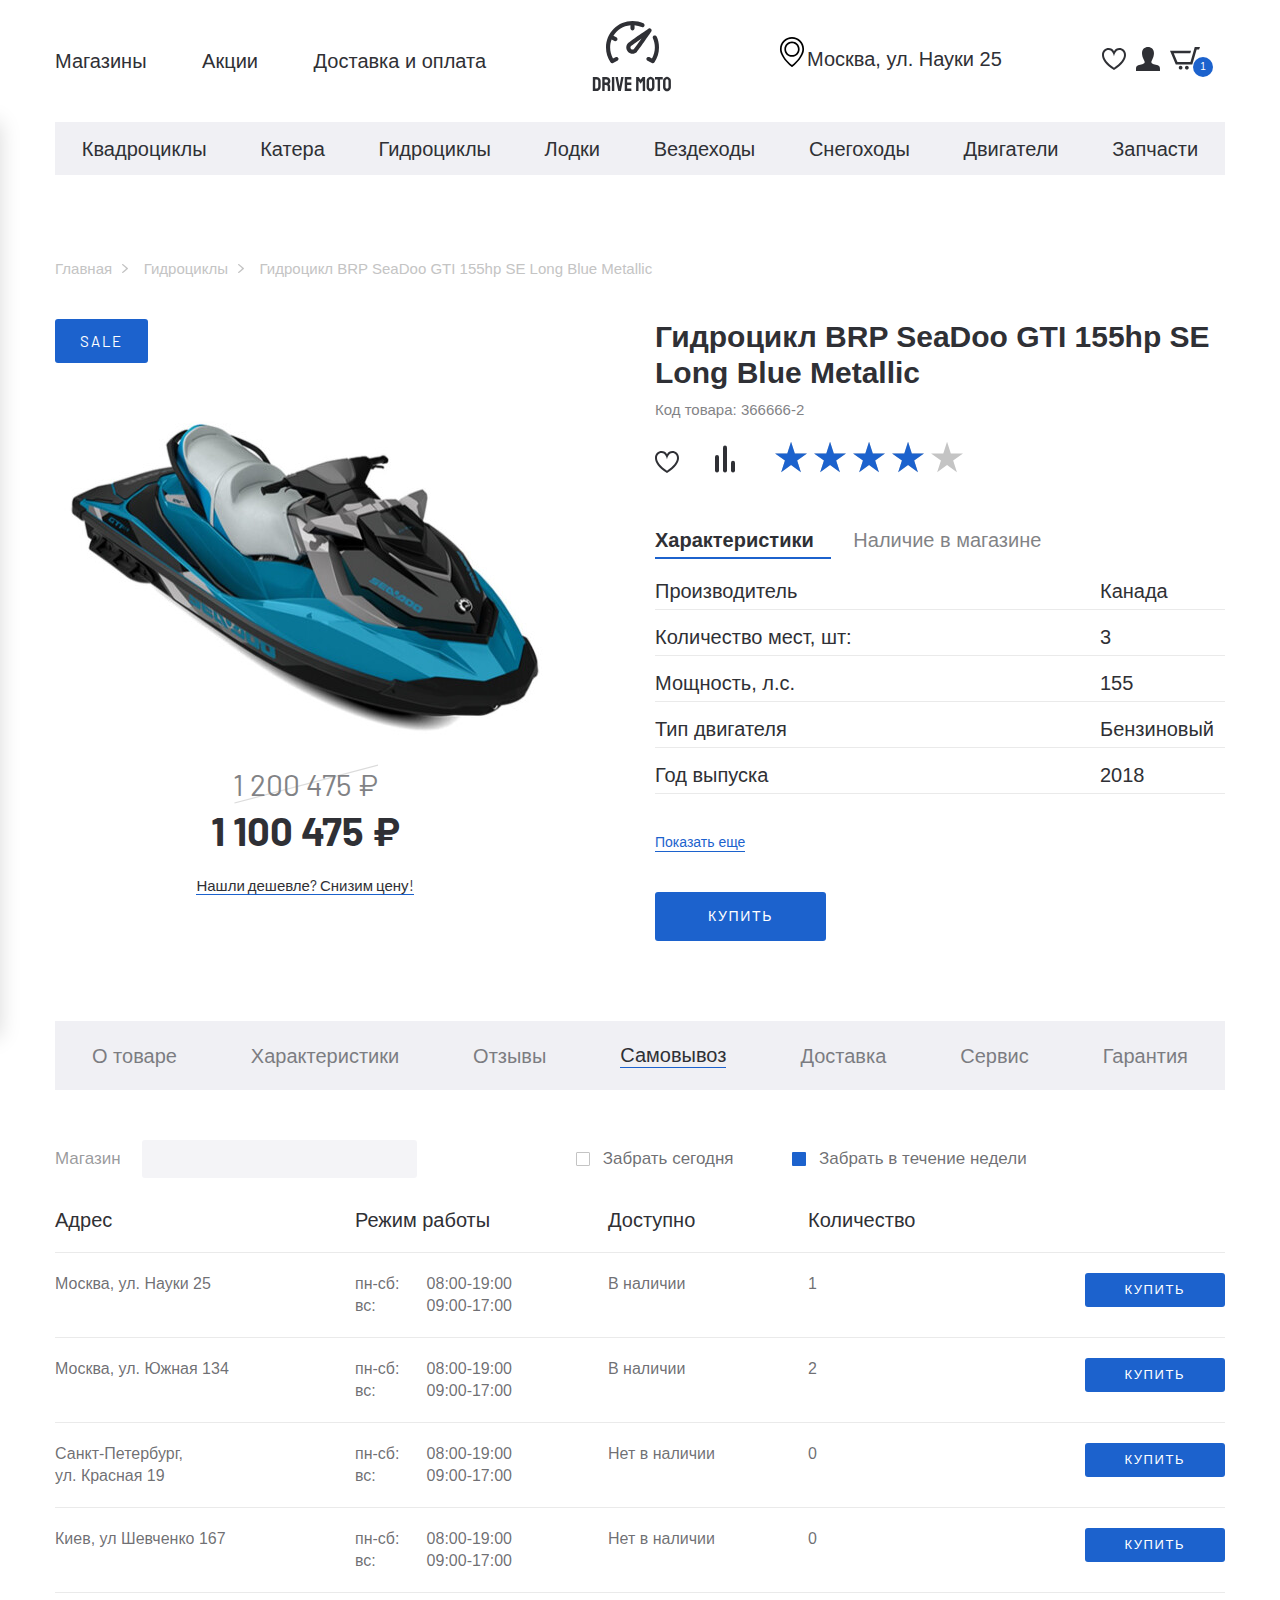
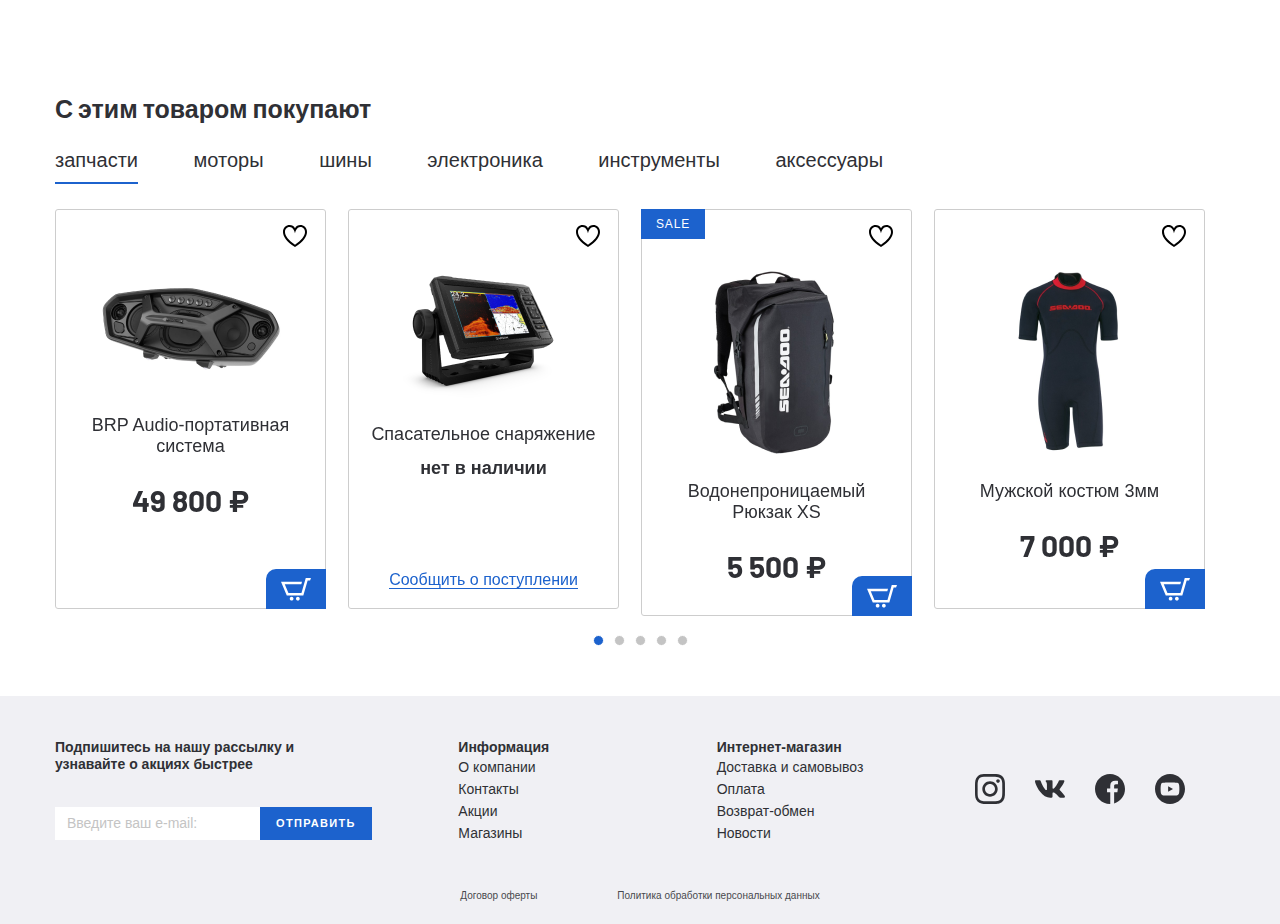
<file: product-page.html>
<!DOCTYPE html>
<html lang="ru">
<head>
    <meta charset="UTF-8">
    <meta name="viewport" content="width=device-width, initial-scale=1.0">
    <meta http-equiv="X-UA-Compatible" content="ie=edge">
    <title>Online Store Water Scooters </title>
    <link rel="icon" sizes="16x16" href="images/favicon.ico" type="image/x-icon">
    <link rel="preconnect" href="https://fonts.gstatic.com">
    <link href="https://fonts.googleapis.com/css2?family=Barlow:wght@400;700&display=swap" rel="stylesheet">
    <link rel="stylesheet" href="css/normalize.css">
    <link rel="stylesheet" href="css/slick.css">
    <link rel="stylesheet" href="css/fonts.css">
    <link rel="stylesheet" href="css/ion.rangeSlider.min.css">
    <link rel="stylesheet" href="css/jquery.rateyo.min.css">
    <link rel="stylesheet" href="css/jquery.formstyler.theme.css">
    <link rel="stylesheet" href="css/jquery.formstyler.css">
    <link rel="stylesheet" href="css/style.css">
    <link rel="stylesheet" href="css/media.css">
</head>
<body>

<header class="header">
    <div class="header__top">
        <div class="container">
            <div class="header__top-inner">
                <nav class="menu">
                    <button class="menu__btn">
                        <div class="menu__btn-line"></div>
                        <div class="menu__btn-line"></div>
                        <div class="menu__btn-line"></div>
                    </button>
                    <ul class="menu__list">
                        <li class="menu__item">
                            <a class="menu__link" href="catalog.html">
                                Магазины
                            </a>
                        </li>
                        <li class="menu__item">
                            <a class="menu__link" href="#">
                                Акции
                            </a>
                        </li>
                        <li class="menu__item">
                            <a class="menu__link" href="#">
                                Доставка и оплата
                            </a>
                        </li>
                    </ul>
                </nav>
                <a class="logo" href="index.html">
                    <img class="logo__img" src="images/logo.svg" alt="logo">
                </a>
                <div class="header__box">
                    <p class="header__address">
                        Москва, ул. Науки 25
                    </p>
                    <div class="user-list">
                        <li class="user-list__item">
                            <a class="user-list__link" href="#">
                                <img src="images/heart.svg" alt="">
                            </a>
                        </li>
                        <li class="user-list__item">
                            <a class="user-list__link" href="#">
                                <img src="images/user.svg" alt="">
                            </a>
                        </li>
                        <li class="user-list__item">
                            <a class="user-list__link basket" href="#">
                                <img src="images/basket.svg" alt="">
                                <p class="basket__num">1</p>
                            </a>
                        </li>
                    </div>
                </div>
            </div>
        </div>
    </div>

    <ul class="menu-mobile__list">
        <li class="menu-mobile__item">
            <a class="menu-mobile__link" href="#">
                <img class="menu-mobile__img" src="images/user.svg" alt="">
                <p>Войти</p>
            </a>
        </li>

        <li class="menu-mobile__item">
            <a class="menu-mobile__link" href="#">
                <img class="menu-mobile__img" src="images/user.svg" alt="">
                <p>Регистрация</p>
            </a>
        </li>

        <li class="menu-mobile__item">
            <a class="menu-mobile__link" href="#">
                <img class="menu-mobile__img" src="images/heart.svg" alt="">
                <p>Избранное</p>
            </a>
        </li>

        <li class="menu-mobile__item">
            <a class="menu-mobile__link" href="#">
                <img class="menu-mobile__img" src="images/basket.svg" alt="">
                <p>Корзина</p>
            </a>
        </li>

        <li class="menu-mobile__item">
            <a class="menu-mobile__link" href="#">
                <img class="menu-mobile__img" src="images/house.svg" alt="">
                <p>Магазины</p>
            </a>
        </li>

        <li class="menu-mobile__item">
            <a class="menu-mobile__link" href="#">
                <img class="menu-mobile__img" src="images/procent.svg" alt="">
                <p>Акции</p>
            </a>
        </li>

        <li class="menu-mobile__item">
            <a class="menu-mobile__link" href="#">
                <img class="menu-mobile__img" src="images/box.svg" alt="">
                <p>Доставка и оплата</p>
            </a>
        </li>

        <li class="menu-mobile__item">
            <a class="menu-mobile__link" href="#">
                <p>Квадроциклы</p>
            </a>
        </li>

        <li class="menu-mobile__item">
            <a class="menu-mobile__link" href="#">
                <p>Катера</p>
            </a>
        </li>

        <li class="menu-mobile__item">
            <a class="menu-mobile__link" href="#">
                <p>Гидроциклы</p>
            </a>
        </li>

        <li class="menu-mobile__item">
            <a class="menu-mobile__link" href="#">
                <p>Лодки</p>
            </a>
        </li>

        <li class="menu-mobile__item">
            <a class="menu-mobile__link" href="#">
                <p>Вездеходы</p>
            </a>
        </li>

        <li class="menu-mobile__item">
            <a class="menu-mobile__link" href="#">
                <p>Снегоходы</p>
            </a>
        </li>

        <li class="menu-mobile__item">
            <a class="menu-mobile__link" href="#">
                <p>Двигатели</p>
            </a>
        </li>

        <li class="menu-mobile__item">
            <a class="menu-mobile__link" href="#">
                <p>Запчасти</p>
            </a>
        </li>
    </ul>

    <div class="menu__mobile-linewrapper">
        <ul class="menu__mobile-line">

            <li class="menu__item">
                <a class="menu__link" href="catalog.html">
                    Магазины
                </a>
            </li>
            <li class="menu__item">
                <a class="menu__link" href="#">
                    Акции
                </a>
            </li>
            <li class="menu__item">
                <a class="menu__link" href="#">
                    Доставка и оплата
                </a>
            </li>

        </ul>
    </div>


    <div class="header__bottom">
        <div class="container">
            <ul class="menu-categories">
                <li class="menu-categories__item">
                    <a class="menu-categories__link" href="#">Квадроциклы</a>
                </li>
                <li class="menu-categories__item">
                    <a class="menu-categories__link" href="#">Катера</a>
                </li>
                <li class="menu-categories__item">
                    <a class="menu-categories__link" href="#">Гидроциклы</a>
                </li>
                <li class="menu-categories__item">
                    <a class="menu-categories__link" href="#">Лодки</a>
                </li>
                <li class="menu-categories__item">
                    <a class="menu-categories__link" href="#">Вездеходы</a>
                </li>
                <li class="menu-categories__item">
                    <a class="menu-categories__link" href="#">Снегоходы</a>
                </li>
                <li class="menu-categories__item">
                    <a class="menu-categories__link" href="#">Двигатели</a>
                </li>
                <li class="menu-categories__item">
                    <a class="menu-categories__link" href="#">Запчасти</a>
                </li>
            </ul>
        </div>
    </div>
</header>

<div class="breadcrumbs">
    <div class="container">
        <div class="breadcrumbs__inner">
            <ul class="breadcrumbs__list mobile-overflow">
                <li class="breadcrumbs__list-item">
                    <a href="#">Главная</a>
                </li>
                <li class="breadcrumbs__list-item">
                    <a href="#">Гидроциклы</a>
                </li>
                <li class="breadcrumbs__list-item">
                    <a href="#">Гидроцикл BRP SeaDoo GTI 155hp SE Long Blue Metallic</a>
                </li>
            </ul>
        </div>
    </div>

</div>


<section class="product-card">
    <div class="container">
        <div class="product-card__inner">
            <div class="product-card__img-box product-item--sale">
                <img class="product-card__img" src="images/gidrotsikl-large-1.png" alt="">
                <p class="product-card__price-old">
                    1 200 475 ₽
                </p>
                <p class="product-card__price-new">
                    1 100 475 ₽
                </p>
                <a class="product-card__link" href="#">Нашли дешевле? Снизим цену!</a>
                <div class="product-card__btn product-card__btn-mobile">
                    <button>купить</button>
                </div>
            </div>

            <div class="product-card__content">
                <h1 class="product-card__title">
                    Гидроцикл BRP SeaDoo GTI 155hp SE Long Blue Metallic
                </h1>
                <p class="product-card__code">Код товара: 366666-2</p>
                <div class="product-card__buttons">
                    <a class="product-card__icon-favorite" href="#">
                        <img src="images/heart.svg" alt="">
                    </a>
                    <a class="product-card__icon-comparsion" href="#">
                        <img src="images/comparsion.svg" alt="">
                    </a>
                    <a class="rate">
                        <div class="rate-yo" data-rateyo-rating="4"></div>
                    </a>
                </div>

                <div class="tabs-wrapper product-card__tabs">
                    <div class="tabs">
                        <a class="tab product-card__tab tab--active" href="#product-1">Характеристики</a>
                        <a class="tab product-card__tab" href="#product-2">Наличие в магазине</a>
                    </div>
                    <div class="tabs-container">
                        <div id="product-1" class="tabs-content product-card__tab-content tabs-content--active">
                            <ul class="product-card__list">
                                <li class="product-card__item">
                                    <div class="product-card__item-left">Производитель</div>
                                    <div class="product-card__item-right">Канада</div>
                                </li>

                                <li class="product-card__item">
                                    <div class="product-card__item-left">Количество мест, шт:</div>
                                    <div class="product-card__item-right">3</div>
                                </li>

                                <li class="product-card__item">
                                    <div class="product-card__item-left">Мощность, л.с.</div>
                                    <div class="product-card__item-right">155</div>
                                </li>

                                <li class="product-card__item">
                                    <div class="product-card__item-left">Тип двигателя</div>
                                    <div class="product-card__item-right">Бензиновый</div>
                                </li>

                                <li class="product-card__item">
                                    <div class="product-card__item-left">Год выпуска</div>
                                    <div class="product-card__item-right">2018</div>
                                </li>
                            </ul>
                            <a class="product-card__more" href="#">Показать еще</a>

                            <div class="product-card__btn">
                                <button>купить</button>
                            </div>
                        </div>

                        <div id="product-2" class="tabs-content product-card__tab-content">
                            content-2
                        </div>
                    </div>
                </div>

            </div>
        </div>
    </div>
</section>


<section class="card__tabs">
    <div class="container">
        <div class="tabs-wrapper">
            <div class="tabs card__tab-box mobile-overflow">
                <a class="tab card__tab" href="#product-card__tabs-1">О товаре</a>
                <a class="tab card__tab" href="#product-card__tabs-2">Характеристики</a>
                <a class="tab card__tab" href="#product-card__tabs-3">Отзывы</a>
                <a class="tab card__tab tab--active" href="#product-card__tabs-4">Самовывоз</a>
                <a class="tab card__tab" href="#product-card__tabs-5">Доставка</a>
                <a class="tab card__tab" href="#product-card__tabs-6">Cервис</a>
                <a class="tab card__tab" href="#product-card__tabs-7">Гарантия</a>
            </div>
        </div>
            <div class="tabs-container">
                <div id="product-card__tabs-1" class="card__tab-content tabs-content">content</div>
                <div id="product-card__tabs-2" class="card__tab-content tabs-content">content</div>
                <div id="product-card__tabs-3" class="card__tab-content tabs-content">content</div>
                <div id="product-card__tabs-4" class="card__tab-content tabs-content tabs-content--active">
                    <form>
                        <div class="card__top-line">
                            <label class="card__label-search">
                                Магазин
                                <input class="card__input-search" type="text">
                            </label>
                            <label class="card__input-pickup">
                                <input class="filter-style" type="radio" name="pickup">
                                Забрать сегодня
                            </label>
                            <label class="card__input-pickup">
                                <input class="filter-style" type="radio" name="pickup" checked>
                                Забрать в течение недели
                            </label>
                        </div>
                        <ul class="card__list">
                            <li class="card__list-item card__list-itemtitle">
                                <div class="card__list-address">Адрес</div>
                                <div class="card__list-workhours">Режим работы</div>
                                <div class="card__list-avialable">Доступно</div>
                                <div class="card__list-num">Количество</div>
                                <div class="card__list-btn"></div>
                            </li>

                            <li class="card__list-item">
                                <div class="card__list-address">Москва, ул. Науки 25</div>
                                <div class="card__list-workhours">
                                    <div class="workhours"> <span>пн-сб:</span>
                                        <span>08:00-19:00</span>
                                    </div>
                                    <div class="workhours"> <span>вс:</span>
                                        <span>09:00-17:00</span>
                                    </div>
                                </div>
                                <div class="card__list-avialable">В наличии</div>
                                <div class="card__list-num">1</div>
                                <div class="card__list-btn">
                                    <button type="submit">купить</button>
                                </div>
                            </li>

                            <li class="card__list-item">
                                <div class="card__list-address">Москва, ул. Южная 134</div>
                                <div class="card__list-workhours">
                                    <div class="workhours"> <span>пн-сб:</span>
                                        <span>08:00-19:00</span>
                                    </div>
                                    <div class="workhours"> <span>вс:</span>
                                        <span>09:00-17:00</span>
                                    </div>
                                </div>
                                <div class="card__list-avialable">В наличии</div>
                                <div class="card__list-num">2</div>
                                <div class="card__list-btn">
                                    <button type="submit">купить</button>
                                </div>
                            </li>

                            <li class="card__list-item">
                                <div class="card__list-address">Санкт-Петербург, <br>ул. Красная 19</div>
                                <div class="card__list-workhours">
                                    <div class="workhours"> <span>пн-сб:</span>
                                        <span>08:00-19:00</span>
                                    </div>
                                    <div class="workhours"> <span>вс:</span>
                                        <span>09:00-17:00</span>
                                    </div>
                                </div>
                                <div class="card__list-avialable">Нет в наличии</div>
                                <div class="card__list-num">0</div>
                                <div class="card__list-btn">
                                    <button type="submit">купить</button>
                                </div>
                            </li>

                            <li class="card__list-item">
                                <div class="card__list-address">Киев, ул Шевченко 167</div>
                                <div class="card__list-workhours">
                                    <div class="workhours"> <span>пн-сб:</span>
                                        <span>08:00-19:00</span>
                                    </div>
                                    <div class="workhours"> <span>вс:</span>
                                        <span>09:00-17:00</span>
                                    </div>
                                </div>
                                <div class="card__list-avialable">Нет в наличии</div>
                                <div class="card__list-num">0</div>
                                <div class="card__list-btn">
                                    <button type="submit">купить</button>
                                </div>
                            </li>
                        </ul>
                    </form>
                </div>
                <div id="product-card__tabs-5" class="card__tab-content tabs-content">content</div>
                <div id="product-card__tabs-6" class="card__tab-content tabs-content">content</div>
                <div id="product-card__tabs-7" class="card__tab-content tabs-content">content</div>
        </div>
    </div>
</section>

<section class="products">
    <div class="container">
        <div class="products__inner">
            <h3 class="product__title">С этим товаром покупают</h3>
            <div class="tabs-wrapper">
                <div class="tabs products__tabs mobile-overflow">
                    <a class="tab products__tab tab--active" href="#popular-tab-1">запчасти</a>
                    <a class="tab products__tab" href="#popular-tab-2">моторы</a>
                    <a class="tab products__tab" href="#popular-tab-3">шины</a>
                    <a class="tab products__tab" href="#popular-tab-4">электроника</a>
                    <a class="tab products__tab" href="#popular-tab-5">инструменты</a>
                    <a class="tab products__tab" href="#popular-tab-6">аксессуары</a>
                </div>
            </div>
            <div  class="tabs-container products__container">
                <div id="popular-tab-1" class="tabs-content products__content tabs-content--active">
                    <div class="product-slider">
                        <div class="product-slider__item">
                            <div class="product-item__wrapper">
                                <button class="product-item__favorite"></button>
                                <button class="product-item__basket">
                                    <img src="images/basket-white.svg" alt="basket">
                                </button>
                                <a class="product-item__notify-link" href="#"><span>Сообщить о поступлении</span></a>
                                <a class="product-item" href="#">
                                    <p class="product-item__hover-text">
                                        посмотреть товар
                                    </p>
                                    <img class="product-item__img" src="images/content/popular-1.png" alt="">
                                    <h4 class="product-item__title">
                                        BRP Audio-портативная система
                                    </h4>
                                    <p class="price product-item__price">
                                        49 800 ₽
                                    </p>
                                    <p class="product-item__notify-text">нет в наличии</p>
                                </a>
                            </div>
                        </div>
                        <div class="product-slider__item">
                            <div class="product-item__wrapper product-item__not-available">
                                <button class="product-item__favorite"></button>
                                <button class="product-item__basket">
                                    <img src="images/basket-white.svg" alt="basket">
                                </button>
                                <a class="product-item__notify-link" href="#"><span>Сообщить о поступлении</span></a>
                                <a class="product-item" href="#">
                                    <p class="product-item__hover-text">
                                        посмотреть товар
                                    </p>
                                    <img class="product-item__img" src="images/content/popular-2.png" alt="">
                                    <h4 class="product-item__title">
                                        Спасательное снаряжение
                                    </h4>
                                    <p class="price product-item__price">
                                        9 800 ₽
                                    </p>
                                    <p class="product-item__notify-text">нет в наличии</p>
                                </a>
                            </div>
                        </div>
                        <div class="product-slider__item">
                            <div class="product-item__wrapper">
                                <button class="product-item__favorite"></button>
                                <button class="product-item__basket">
                                    <img src="images/basket-white.svg" alt="basket">
                                </button>
                                <a class="product-item__notify-link" href="#"><span>Сообщить о поступлении</span></a>
                                <a class="product-item product-item--sale" href="#">
                                    <p class="product-item__hover-text">
                                        посмотреть товар
                                    </p>
                                    <img class="product-item__img" src="images/content/product-1.png" alt="">
                                    <h4 class="product-item__title">
                                        Водонепроницаемый Рюкзак XS
                                    </h4>
                                    <p class="price product-item__price">
                                        5 500 ₽
                                    </p>
                                    <p class="product-item__notify-text">нет в наличии</p>
                                </a>
                            </div>
                        </div>
                        <div class="product-slider__item">
                            <div class="product-item__wrapper">
                                <button class="product-item__favorite"></button>
                                <button class="product-item__basket">
                                    <img src="images/basket-white.svg" alt="basket">
                                </button>
                                <a class="product-item__notify-link" href="#"><span>Сообщить о поступлении</span></a>
                                <a class="product-item" href="#">
                                    <p class="product-item__hover-text">
                                        посмотреть товар
                                    </p>
                                    <img class="product-item__img" src="images/content/product-5.png" alt="">
                                    <h4 class="product-item__title">
                                        Мужской костюм 3мм
                                    </h4>
                                    <p class="price product-item__price">
                                        7 000 ₽
                                    </p>
                                    <p class="product-item__notify-text">нет в наличии</p>
                                </a>
                            </div>
                        </div>
                        <div class="product-slider__item">
                            <div class="product-item__wrapper">
                                <button class="product-item__favorite"></button>
                                <button class="product-item__basket">
                                    <img src="images/basket-white.svg" alt="basket">
                                </button>
                                <a class="product-item__notify-link" href="#"><span>Сообщить о поступлении</span></a>
                                <a class="product-item product-item--sale" href="#">
                                    <p class="product-item__hover-text">
                                        посмотреть товар
                                    </p>
                                    <img class="product-item__img" src="images/content/product-4.png" alt="">
                                    <h4 class="product-item__title">
                                        BRP Audio-Premium System
                                    </h4>
                                    <p class="price product-item__price">
                                        68 000 ₽
                                    </p>
                                    <p class="product-item__notify-text">нет в наличии</p>
                                </a>
                            </div>
                        </div>
                    </div>
                </div>
                <div id="popular-tab-2" class="tabs-content products__content">
                    <div class="product-slider">
                        <div class="product-slider__item">
                            <div class="product-item__wrapper">
                                <button class="product-item__favorite"></button>
                                <button class="product-item__basket">
                                    <img src="images/basket-white.svg" alt="basket">
                                </button>
                                <a class="product-item__notify-link" href="#"><span>Сообщить о поступлении</span></a>
                                <a class="product-item" href="#">
                                    <p class="product-item__hover-text">
                                        посмотреть товар
                                    </p>
                                    <img class="product-item__img" src="images/content/product-1.png" alt="">
                                    <h4 class="product-item__title">
                                        Водонепроницаемый Рюкзак
                                    </h4>
                                    <p class="price product-item__price">
                                        9 800 ₽
                                    </p>
                                    <p class="product-item__notify-text">нет в наличии</p>
                                </a>
                            </div>
                        </div>
                        <div class="product-slider__item">
                            <div class="product-item__wrapper ">
                                <button class="product-item__favorite"></button>
                                <button class="product-item__basket">
                                    <img src="images/basket-white.svg" alt="basket">
                                </button>
                                <a class="product-item__notify-link" href="#"><span>Сообщить о поступлении</span></a>
                                <a class="product-item product-item--sale" href="#">
                                    <p class="product-item__hover-text">
                                        посмотреть товар
                                    </p>
                                    <img class="product-item__img" src="images/content/product-1.png" alt="">
                                    <h4 class="product-item__title">
                                        Водонепроницаемый Рюкзак
                                    </h4>
                                    <p class="price product-item__price">
                                        9 800 ₽
                                    </p>
                                    <p class="product-item__notify-text">нет в наличии</p>
                                </a>
                            </div>
                        </div>
                        <div class="product-slider__item">
                            <div class="product-item__wrapper product-item__not-available">
                                <button class="product-item__favorite"></button>
                                <button class="product-item__basket">
                                    <img src="images/basket-white.svg" alt="basket">
                                </button>
                                <a class="product-item__notify-link" href="#"><span>Сообщить о поступлении</span></a>
                                <a class="product-item" href="#">
                                    <p class="product-item__hover-text">
                                        посмотреть товар
                                    </p>
                                    <img class="product-item__img" src="images/content/product-1.png" alt="">
                                    <h4 class="product-item__title">
                                        Водонепроницаемый Рюкзак
                                    </h4>
                                    <p class="price product-item__price">
                                        9 800 ₽
                                    </p>
                                    <p class="product-item__notify-text">нет в наличии</p>
                                </a>
                            </div>
                        </div>
                        <div class="product-slider__item">
                            <div class="product-item__wrapper">
                                <button class="product-item__favorite"></button>
                                <button class="product-item__basket">
                                    <img src="images/basket-white.svg" alt="basket">
                                </button>
                                <a class="product-item__notify-link" href="#"><span>Сообщить о поступлении</span></a>
                                <a class="product-item product-item--sale" href="#">
                                    <p class="product-item__hover-text">
                                        посмотреть товар
                                    </p>
                                    <img class="product-item__img" src="images/content/product-1.png" alt="">
                                    <h4 class="product-item__title">
                                        Водонепроницаемый Рюкзак
                                    </h4>
                                    <p class="price product-item__price">
                                        9 800 ₽
                                    </p>
                                    <p class="product-item__notify-text">нет в наличии</p>
                                </a>
                            </div>
                        </div>
                        <div class="product-slider__item">
                            <div class="product-item__wrapper">
                                <button class="product-item__favorite"></button>
                                <button class="product-item__basket">
                                    <img src="images/basket-white.svg" alt="basket">
                                </button>
                                <a class="product-item__notify-link" href="#"><span>Сообщить о поступлении</span></a>
                                <a class="product-item product-item--sale" href="#">
                                    <p class="product-item__hover-text">
                                        посмотреть товар
                                    </p>
                                    <img class="product-item__img" src="images/content/product-1.png" alt="">
                                    <h4 class="product-item__title">
                                        Водонепроницаемый Рюкзак
                                    </h4>
                                    <p class="price product-item__price">
                                        9 800 ₽
                                    </p>
                                    <p class="product-item__notify-text">нет в наличии</p>
                                </a>
                            </div>
                        </div>
                        <div class="product-slider__item">
                            <div class="product-item__wrapper">
                                <button class="product-item__favorite"></button>
                                <button class="product-item__basket">
                                    <img src="images/basket-white.svg" alt="basket">
                                </button>
                                <a class="product-item__notify-link" href="#"><span>Сообщить о поступлении</span></a>
                                <a class="product-item" href="#">
                                    <p class="product-item__hover-text">
                                        посмотреть товар
                                    </p>
                                    <img class="product-item__img" src="images/content/product-1.png" alt="">
                                    <h4 class="product-item__title">
                                        Водонепроницаемый Рюкзак
                                    </h4>
                                    <p class="price product-item__price">
                                        9 800 ₽
                                    </p>
                                    <p class="product-item__notify-text">нет в наличии</p>
                                </a>
                            </div>
                        </div>
                    </div>
                </div>
                <div id="popular-tab-3" class="tabs-content products__content"></div>
                <div id="popular-tab-4" class="tabs-content products__content"></div>
                <div id="popular-tab-5" class="tabs-content products__content"></div>
                <div id="popular-tab-6" class="tabs-content products__content"></div>
            </div>
        </div>
    </div>

</section>


<footer class="footer">
    <div class="container">
        <div class="footer__top">
            <div class="footer__top-inner">
                <div class="footer__top-item footer__top-newslatter">
                    <h6 class="footer__top-title">
                        Подпишитесь на нашу рассылку и узнавайте о акциях быстрее
                    </h6>
                    <form  class="footer-form">
                        <input class="footer-form__input" type="text" placeholder="Введите ваш e-mail:">
                        <button class="footer-form__btn" type="submit">Отправить</button>
                    </form>
                </div>
                <div class="footer__top-item footer__top-itemdrop">
                    <h6 class="footer__top-title footer__topdrop">
                        Информация
                    </h6>
                    <ul class="footer-list">
                        <li class="footer-list__item"><a href="#">О компании</a></li>
                        <li class="footer-list__item"><a href="#">Контакты</a></li>
                        <li class="footer-list__item"><a href="#">Акции</a></li>
                        <li class="footer-list__item"><a href="#"> Магазины</a></li>
                    </ul>
                </div>
                <div class="footer__top-item">
                    <h6 class="footer__top-title footer__topdrop">
                        Интернет-магазин
                    </h6>
                    <ul class="footer-list">
                        <li class="footer-list__item"><a href="#">Доставка и самовывоз</a></li>
                        <li class="footer-list__item"><a href="#">Оплата</a></li>
                        <li class="footer-list__item"><a href="#">Возврат-обмен</a></li>
                        <li class="footer-list__item"><a href="#">Новости</a></li>
                    </ul>

                </div>
                <div class="footer__top-item footer__top-social">
                    <ul class="social-list">
                        <li class="social-list__item">
                            <a href="#">
                                <img src="images/instagram.svg" alt="">
                            </a>
                        </li>
                        <li class="social-list__item">
                            <a href="#">
                                <img src="images/vkontakte.svg" alt="">
                            </a>
                        </li>
                        <li class="social-list__item">
                            <a href="#">
                                <img src="images/facebook.svg" alt="">
                            </a>
                        </li>
                        <li class="social-list__item">
                            <a href="#">
                                <img src="images/youtube.svg" alt="">
                            </a>
                        </li>
                    </ul>
                </div>
            </div>
        </div>
        <div class="footer__bottom">
            <a class="footer__bottom-link" href="#">Договор оферты</a>
            <a class="footer__bottom-link" href="#">Политика обработки персональных данных</a>
        </div>
    </div>
</footer>


<script src="https://ajax.googleapis.com/ajax/libs/jquery/3.4.1/jquery.min.js"></script>
<script src="js/slick.min.js"></script>
<script src="js/ion.rangeSlider.min.js"></script>
<script src="js/jquery.formstyler.min.js"></script>
<script src="js/jquery.rateyo.min.js"></script>
<script src="js/main.js"></script>
</body>
</html>
</file>
<file: css/fonts.css>
@font-face {
    font-family: 'SFProDisplay-Regular', sans-serif;
    src: url('../fonts/SFProDisplay-Regular.woff2') format('woff2'),
    url('../fonts/SFProDisplay-Regular.woff') format('woff');
    font-weight: 400;
    font-style: normal;
    font-display: swap;
}

@font-face {
    font-family: 'SFProDisplay-Medium', sans-serif;
    src: url('../fonts/SFProDisplay-Medium.woff2') format('woff2'),
    url('../fonts/SFProDisplay-Medium.woff') format('woff');
    font-weight: 500;
    font-style: normal;
    font-display: swap;
}

@font-face {
    font-family: 'SFProDisplay-Semibold', sans-serif;
    src: url('../fonts/SFProDisplay-Semibold.woff2') format('woff2'),
    url('../fonts/SFProDisplay-Semibold.woff') format('woff');
    font-weight: 600;
    font-style: normal;
    font-display: swap;
}

@font-face {
    font-family: 'SFProDisplay-Bold', sans-serif;
    src: url('../fonts/SFProDisplay-Bold.woff2') format('woff2'),
    url('../fonts/SFProDisplay-Bold.woff') format('woff');
    font-weight: 700;
    font-style: normal;
    font-display: swap;
}
</file>
<file: css/style.css>
html {
    box-sizing: border-box;
}

*, *::before, *::after {
    box-sizing: inherit;
}

a {
    text-decoration: none;
    color: inherit;
    display: inline-block;
}

ul,
li {
    margin: 0;
    padding: 0;
    list-style: none;
}

h1, h2, h3, h4, h5, h6 {
    margin: 0;
}

p {
    margin: 0;
}

body {
    color: #2F3035;
    font-family: 'SFProDisplay-Regular', sans-serif;
    font-size: 20px;
    line-height: 24px;
    font-weight: 400;
    overflow-x: hidden;
    min-width: 320px;
}

.container {
    max-width: 1200px;
    padding: 0 15px;
    margin: 0 auto;
}

.page-section {
    margin-bottom: 80px;
}

.header__top-inner {
    display: flex;
    justify-content: space-between;
    align-items: center;
    min-height: 122px;
}

.menu__item {
    display: inline-block;
}

.menu__item + .menu__item {
    padding-left: 50px;
}

.header__box {
    display: flex;
}

.menu__btn {
    display: none;
}

.header__address {
    margin-right: 60px;
    width: 265px;
    padding-left: 30px;
    position: relative;
}

.header__address::before {
    content: "";
    position: absolute;
    background-image: url("../images/address-icon.svg");
    width: 30px;
    height: 30px;
    left: 0;
    top: -10px;
}

.menu-mobile__list {
    width: 243px;
    box-shadow: 0px 0px 20px rgba(0, 0, 0, 0.15);
    transform: translateX(-100%);
    transition: all .3s;
    position: absolute;
    z-index: 10;
    background-color: #fff;
}

.menu-mobile__list--active {
    transform: translateX(0%);
}

.menu__mobile-linewrapper {
    display: none;
}

.menu-mobile__item {
    position: relative;
    border-bottom: 1px solid rgba(0, 0, 0, 0.1);
}



.menu-mobile__link {
    display: block;
    padding-left: 53px;
    padding-top: 36px;
}

.menu-mobile__img {
    position: absolute;
    left: 11px;
    bottom: 0;
}

.user-list {
    margin-right: 15px;
    display: flex;
    align-items: center;
}

.user-list__item {
    padding-right: 10px;
}

.basket {
    position: relative;
}

.basket__num {
    position: absolute;
    font-family: 'SFProDisplay-Medium', sans-serif;
    font-weight: 500;
    font-size: 10px;
    line-height: 20px;
    width: 20px;
    height: 20px;
    color: #fff;
    background-color: #1c62cd;
    border-radius: 50%;
    text-align: center;
    bottom: -2px;
    right: -13px;
}

.header__bottom {
    margin-bottom: 80px;
}

.menu-categories {
    background-color: #f0f0f4;
    display: flex;
    justify-content: space-around;
    align-items: center;
    min-height: 53px;
}


.menu-categories__link {
    transition: all .3s;
    font-weight: 400;
    padding: 15px 0 14px;
    position: relative;
}

.menu-categories__link::before {
    content: "";
    position: absolute;
    width: 0;
    left: auto;
    right: 0;
    background-color: #1c62cd;
    height: 3px;
    bottom: -2px;
    transition: all .4s;
}

.menu-categories__link:hover {
    color: #000;
}

.menu-categories__link:hover::before {
    width: 100%;
    right: auto;
    left: 0;
}

.banner-section__inner {
    display: flex;
    justify-content: space-between;
}

.banner-section__slider {
    max-width: 870px;
}

.banner-section__slider-btn,
.product-slider__slider-btn {
    position: absolute;
    top: 50%;
    transform: translateY(-50%);
    background-color: transparent;
    border: none;
    margin: 0;
    padding: 0;
    z-index: 5;
    cursor: pointer;
}

.banner-section__slider-btnPrev {
    left: 20px;
}

.banner-section__slider-btnNext {
    right: 20px;
}

.slick-dots {
    position: absolute;
    bottom: 40px;
    left: 0;
    right: 0;
    text-align: center;
}

.slick-dots li {
    display: inline-block;
    padding: 0 5px;
}

.slick-dots button {
    padding: 0;
    font-size: 0;
    margin: 0;
    width: 11px;
    height: 11px;
    border: 1px solid #fff;
    border-radius: 50%;
    background-color: transparent;
}

.slick-dots .slick-active button {
    background-color: #FFFFFF;
}

.slick-active li button {
    background-color: #fff;
}

.sale-item {
    max-width: 265px;
    text-align: center;
    border: 1px solid #CDCDCD;
    border-radius: 3px;
    justify-content: space-between;
}

.sale-item__top {
    display: flex;
    justify-content: space-between;
    align-items: flex-start;
}

.sale-item__info {
    font-size: 12px;
    line-height: 15px;
    color: #fff;
    background-color: #1C62CD;
    padding: 8px 20px;
    text-transform: uppercase;
}

.sale-item__price {
    text-align: right;
}

.price {
    font-family: 'Barlow', sans-serif;
    position: relative;
}

.sale-item__price-new {
    font-weight: 700;
    font-size: 27px;
    line-height: 32px;
    color: #1C62CD;
    margin-right: 6px;
    padding-right: 20px;
}

.sale-item__price-new::after {
    content: '';
    background-image: url("../images/icons-price.svg");
    position: absolute;
    right: 0;
    top: 8px;
    width: 15px;
    height: 18px;
}

.sale-item__price-old {
    font-weight: 400;
    font-size: 14px;
    line-height: 17px;
    color: #C4C4C4;
    margin-right: 15px;
    background-image: url("../images/old-line.svg");
    padding: 2px 5px;
    background-repeat: no-repeat;
    display: inline-block;
}

.sale-item__price-old::after {
    content: '';
    background-image: url("../images/icons-price-old.svg");
    position: absolute;
    right: -10px;
    top: 8px;
    width: 8px;
    height: 10px;
}

.sale-item__footer {
    background-color: #F0F0F4;
    padding: 36px 20px;
    font-size: 18px;
    line-height: 21px;
}

.sale-item__footer span {
    color: #1c62cd;
    display: block;
    font-weight: 700;
    font-family: 'Barlow', sans-serif;
}

.sale-item__title {
    font-size: 18px;
    line-height: 21px;
    font-family: 'SFProDisplay-Bold', sans-serif;
    font-weight: 700;
    margin-bottom: 7px;
}

.banner-section__slider-img {
    object-fit: cover;
    min-height: 400px;
}

.sale-item__img {
    object-fit: contain;
}

.search__tabs {
    margin-bottom: 25px;
}

.search__tabs-item {
    padding: 11px 26px 12px;
}

.search__tabs-item.tab--active {
    border-radius: 5px;
    background-color: #f0f0f4;
    font-weight: 700;
    font-family: 'SFProDisplay-Bold', sans-serif;
}

.tabs-content {
    display: none;
}

.tabs-content.tabs-content--active {
    display: block;
}

.search__content-form {
    display: flex;
}

.search__content-input {
    background-color: #f0f0f4;
    border-radius: 3px;
    padding: 5px 20px;
    border: none;
    font-size: 16px;
    line-height: 19px;
    width: 100%;
}

.search__content-input::placeholder {
    color: #656464;

}


.search__content-btn {
    font-family: 'SFProDisplay-Bold', sans-serif;
    font-weight: bold;
    font-size: 14px;
    line-height: 17px;
    letter-spacing: 0.12em;
    text-transform: uppercase;
    color: #FFFFFF;
    background-color: #1C62CD;
    border-radius: 3px;
    padding: 17px 41px;
    border: none;
    margin-left: -3px;
}

.categories__inner {
    display: flex;
    justify-content: space-between;
    flex-wrap: wrap;
}

.categories__item {
    margin-bottom: 30px;
    background: #FFFFFF;
    border: 1px solid #CDCDCD;
    border-radius: 3px;
    width: 370px;
    display: flex;
    padding: 20px 20px 16px;
    justify-content: space-between;
    transition: all .3s;
}


.categories__item-info {
    width: 50%;
    display: flex;
    flex-direction: column;
    justify-content: space-between;
}

.categories__item-img {
    text-align: center;
    width: 50%;
}

.categories__item-img img {
    max-width: 100%;
}

.categories__item-title {
    font-weight: 700;
    font-family: 'Barlow', sans-serif;
    font-size: 23px;
    line-height: 28px;
    transition: all .3s;
}

.categories__item:hover {
    box-shadow: 3px 3px 20px rgba(50, 50, 50, 0.25);

}

.categories__item:hover .categories__item-title {
    color: #1C62CD;
}

.categories__item-text {
    font-size: 14px;
    line-height: 17px;
    color: #C4C4C4;
}

.categories__item-text::after {
    content: url("../images/link-arrow.svg");
    padding-left: 2px;
}


.product-item__wrapper {
    position: relative;
    width: 271px;
    transition: all .3s;
}

.product-item__wrapper.product-item__wrapper--list {
    width: 100%;
}

.product-item {
    min-height: 400px;
    border: 1px solid #CDCDCD;
    border-radius: 3px;
    text-align: center;
    padding: 52px 20px 31px;
    transition: all .3s;
    width: 100%;
}

.product-item__title {
    font-weight: normal;
    padding: 14px 0 25px;
    font-size: 18px;
    line-height: 21px;
}

.product-item__favorite {
    position: absolute;
    top: 16px;
    right: 19px;
    width: 24px;
    height: 22px;
    background-color: transparent;
    border: none;
    outline: none;
}

.product-item__favorite::before {
    content: "";
    position: absolute;
    width: 24px;
    height: 22px;
    top: 0;
    left: 0;
    background-image: url("../images/favorite.svg");
}

.product-item__favorite--active::before {
    background-image: url("../images/favorite-active.svg");
}

.product-item__price {
    font-weight: bold;
    font-size: 30px;
    line-height: 36px;
}

.product-item__basket {
    position: absolute;
    width: 60px;
    height: 40px;
    background-color: #1C62CD;
    border-radius: 10px 0px 0px 0px;
    border: none;
    bottom: 0;
    right: 0;
    padding-top: 7px;
    cursor: pointer;
    z-index: 10;
}

.product-item__hover-text {
    padding: 18px 21px;
    background-color: rgba(255, 255, 255, .9);
    box-shadow: 0 0 15px rgba(0, 0, 0, 0.2);
    border-radius: 3px;
    display: inline-block;
    position: absolute;
    top: 30%;
    opacity: 0;
    transition: all .3s;
}

.product-item:hover .product-item__hover-text {
    opacity: 1;
    color: #2F3035;
}

.product-item:hover {
    box-shadow: 3px 3px 20px rgba(50, 50, 50, 0.25);
    color: #1C62CD;
}

.product-item:hover .product-item__notify-text {
    color: #2F3035;
}

.product-item--sale::before {
    content: "SALE";
    padding: 8px 15px;
    background-color: #1C62CD;
    position: absolute;
    left: 0;
    top: 0;
    text-transform: uppercase;
    color: #fff;
    font-size: 12px;
    line-height: 14px;
    letter-spacing: 0.07em;
}

.product-item__wrapper.product-item__not-available .product-item__price {
    display: none;
}

.product-item__notify-text {
    display: none;
    font-weight: 700;
    font-size: 18px;
    line-height: 21px;
}

.product-item__wrapper.product-item__not-available .product-item__notify-text {
    display: block;
}

.product-item__wrapper.product-item__not-available .product-item__basket {
    display: none;
}

.product-item__notify-link {
    display: none;
}

.product-item__wrapper.product-item__not-available .product-item__title {
    padding-bottom: 13px;
}

.product-item__wrapper.product-item__not-available .product-item__notify-link {
    display: block;
    position: absolute;
    bottom: 20px;
    left: 0;
    right: 0;
    font-size: 16px;
    line-height: 19px;
    color: #1C62CD;
    text-align: center;
}


.product-item__wrapper.product-item__not-available .product-item__notify-link span {
    border-bottom: 1px solid #1C62CD;
}

.product__title {
    font-weight: bold;
    font-size: 25px;
    line-height: 30px;
    font-family: 'Barlow', sans-serif;
    margin-bottom: 25px;
}

.products__tab + .products__tab {
    margin-left: 50px;
}

.products__tabs {
    margin-bottom: 25px;
}

.products__tab {
    padding-bottom: 10px;
}

.products__tab.tab--active {
    border-bottom: 2px solid #1C62CD;
}

.product-slider__slider-btnPrev {
    left: -40px;
}

.product-slider__slider-btnNext {
    right: -40px;
}

.slick-slide img {
    display: inline;
}

.products {
    margin-bottom: 80px;
}

.product__more {
    text-align: center;
    margin: 35px 0 0;
}

.product__more-link {
    font-size: 15px;
    line-height: 18px;
    letter-spacing: 0.12em;
    text-transform: uppercase;
    color: #2F3035;
    background: #F0F0F4;
    padding: 16px 43px;
}

.banner {
    margin-bottom: 80px;
}

.footer {
    background: #F0F0F4;
}

.footer__bottom {
    padding: 46px 0 22px;
    display: flex;
    justify-content: center;
}

.footer__bottom-link {
    font-size: 10px;
    line-height: 12px;
    color: #48494D;
    margin: 0 40px;
}

.footer__top {
    padding-top: 43px;
}

.footer__top-inner {
    display: flex;
    justify-content: space-between;

}

.footer__top-newslatter.footer__top-item {
    width: 295px;
    margin-right: 50px;
}

.footer__top-title {
    font-weight: bold;
    font-size: 14px;
    line-height: 17px;
}

.footer-form {
    margin-top: 34px;
    display: flex;
    justify-content: space-between;
}

.footer-form__input {
    background-color: #fff;
    border: none;
    font-size: 14px;
    line-height: 17px;
    padding: 0 12px;
}

.footer-form__input::placeholder {
    color: #C4C4C4;
}

.footer-form__btn {
    text-transform: uppercase;
    padding: 10px 16px;
    border: none;
    background-color: #1C62CD;
    color: #fff;
    font-weight: 600;
    font-size: 11px;
    line-height: 13px;
    letter-spacing: 0.12em;
    font-family: 'SFProDisplay-Semibold', sans-serif;
}

.footer__top-item {
    width: 200px;
}

.footer-list {
    font-size: 14px;
    line-height: 22px;
}

.footer__top-social.footer__top-item {
    width: 250px;
}

.social-list {
    display: flex;
    align-items: center;
    height: 100%;
}

.social-list__item + .social-list__item {
    margin-left: 30px;
}

.breadcrumbs {
    margin-bottom: 40px;
}

.breadcrumbs__list-item {
    display: inline-block;
    padding-right: 16px;
    margin-right: 10px;
    position: relative;
    font-size: 15px;
    line-height: 18px;
    color: #C4C4C4;
}

.breadcrumbs__list-item::after {
    content: "";
    position: absolute;
    right: 0;
    background-image: url("../images/link-arrow.svg");
    width: 6px;
    height: 9px;
    bottom: 5px;
}

.breadcrumbs__list-item:last-child::after {
    display: none;
}

.catalog {
    margin-bottom: 100px;
}

.catalog__title {
    font-weight: bold;
    font-family: 'SFProDisplay-Bold', sans-serif;
    font-size: 30px;
    line-height: 36px;
    margin-bottom: 26px;
}

.catalog__filter {
    display: flex;
    justify-content: space-between;
    margin-bottom: 50px;
}

.catalog__filter-items button {
    background: #F0F0F4;
    border-radius: 3px;
    font-size: 14px;
    line-height: 17px;
    opacity: 0.7;
    border: none;
    padding: 5px 22px;
    cursor: pointer;
}

.catalog__filter-items button + button {
    margin-left: 8px;
    cursor: pointer;
}

.catalog__filter-btn {
    display: flex;
    align-items: center;
}

.catalog__filter-btn button {
    background-color: transparent;
    border: none;
    cursor: pointer;
    margin: 0;
    padding: 0;
}

.catalog__filter-btn button + button {
    margin-left: 10px;
}

.catalog__filter-btngrid {
    width: 26px;
    height: 21px;
}

.catalog__filter-btnline {
    width: 25px;
    height: 19px;
}

.catalog__filter-button {
    opacity: 0.3;
    outline: none;
}

.catalog__filter-button--active {
    opacity: 1;
}

.select-item {
    border: 1px solid #D7D9DF;
    font-size: 14px;
    line-height: 17px;
    margin-right: 34px;
    padding: 7px 10px 7px 20px;
    z-index: 1;
}

.catalog__inner {
    display: flex;
}

.catalog__inner-aside {
    min-width: 290px;
    margin-right: 10px;
}

.catalog__inner-list {
    display: flex;
    justify-content: space-between;
    flex-wrap: wrap;
}

.catalog__inner-list .product-item__wrapper {
    margin-bottom: 30px;
}

.product-item__img {
    max-width: 100%;
}

.pagination {
    width: 100%;
    margin-top: 70px;
}

.pagination-list {
    display: flex;
    justify-content: center;
}

.pagination-list__item {
    padding: 10px 12px;
    border: 2px solid transparent;
    margin: 0 8px;
    font-size: 18px;
    line-height: 22px;
    color: #C4C4C4;
}

.pagination-list__item.active {
    color: #1C62CD;
    border: 2px solid #1C62CD;
    padding: 13px 15px;
}

.pagination-list__item a {
    display: block;
}

.aside-filter__tabs {
    display: flex;
    justify-content: space-between;
}

.aside-filter__tab {
    font-weight: 400;
    font-size: 16px;
    line-height: 19px;
    letter-spacing: 0.09em;
    text-transform: uppercase;
    color: #C4C4C4;
    width: 50%;
}

.aside-filter__tab.tab--active {
    color: #2F3035;
    font-weight: bold;
    font-family: 'SFProDisplay-Bold', sans-serif;

}

.aside-filter__tab.tab--active span {
    padding-bottom: 7px;
    display: inline-block;
    border-bottom: 2px solid #1C62CD;
}

.aside-filter__item-drop {
    margin: 40px 0;
}

.aside-filter__item-title {
    font-family: 'SFProDisplay-Semibold', sans-serif;
    font-weight: 600;
    font-size: 16px;
    line-height: 19px;
    padding-left: 26px;
}

.filter__item-drop {
    position: relative;
    cursor: pointer;
}

.filter__item-drop::before {
    content: "";
    background-image: url("../images/arrow-down.svg");
    position: absolute;
    left: 0;
    bottom: 5px;
    width: 12px;
    height: 8px;
    transform: rotate(0deg);
}

.filter__item-drop--active::before {
    transform: rotate(180deg);
}

.aside-filter__content {
    display: flex;
    flex-wrap: wrap;
    margin-top: 10px;
}

.aside-filter__content-box {
    width: 50%;
    margin-bottom: 10px;
}

.aside-filter__content-label {
    cursor: pointer;
    font-size: 14px;
    line-height: 17px;
}

.jq-checkbox, .jq-radio {
    background: #fff;
    width: 14px;
    height: 14px;
    border: 1px solid #C4C4C4;
    border-radius: 1px;
    box-shadow: none;
    vertical-align: -2px;
    margin: 0 8px 0 0;
}

.jq-checkbox.checked, .jq-radio.checked {
    background-color: #1C62CD;
    border: none;
}

.jq-checkbox.checked .jq-checkbox__div {
    width: 8px;
    height: 6px;
    background-image: url("../images/checked-icon.svg");
    transform: rotate(0);
    border-bottom: none;
    border-left: none;
    margin: 4px 0 0 3px;
}

.jq-radio.checked .jq-radio__div {
    width: 0;
    height: 0;
    margin: 0;
    border-radius: 0;
    background: transparent;
    box-shadow: none;
}

.aside-filter__content.aside-filter__content-radio {
    flex-wrap: nowrap;
}

.irs--flat {
    width: 100%;
    margin-top: -15px;
}

.irs-from {
    display: none;
}

.irs--flat .irs-from, .irs--flat .irs-to, .irs--flat .irs-single {
    display: none;
}

.irs--flat .irs-min, .irs--flat .irs-max {
    top: 55px;
    padding: 0 0 0 27px;
    line-height: 17px;
    text-decoration: underline;
    font-size: 14px;
    color: #2f3035;
    font-family: 'Barlow', sans-serif;
    text-shadow: none;
    background-color: transparent;
    border-radius: 0;
    visibility: visible !important;
}

.irs-min::before,
.irs-max::before {
    position: absolute;
    line-height: 17px;
    font-size: 14px;
    text-decoration: none;
    color: #c4c4c4;
    left: 0;
}

.irs-min::before {
    content: 'от';
}

.irs-max::before {
    content: 'до';
}

.irs--flat .irs-line {
    top: 25px;
    height: 1px;
    background-color: #e0e0e0;
    border-radius: 0;
}

.irs--flat .irs-bar {
    top: 25px;
    height: 3px;
    background-color: #1c62cd;
}

.irs--flat .irs-handle {
    top: 22px;
    width: 8px;
    height: 8px;
    background-color: #1c62cd;
    border-radius: 50%;
}

.irs--flat .irs-handle > i:first-child,
.irs--flat .irs-handle.state_hover > i:first-child, .irs--flat .irs-handle:hover > i:first-child {
    background: transparent;
}

.aside-filter__item-list {
    margin: 46px 0 40px;
}

.filter__item-list {
    display: flex;
    justify-content: space-between;
    border-bottom: 2px solid #C4C4C4;
    padding-top: 34px;
}

.filter__item-listtitle {
    padding-left: 26px;
    padding-bottom: 14px;
    font-family: 'SFProDisplay-Semibold', sans-serif;
    font-weight: 600;
    font-size: 16px;
    line-height: 19px;
}

.filter__item-listselect {
    font-size: 14px;
    line-height: 17px;
    color: #48494D;
    font-family: 'Barlow', sans-serif;
}

.jq-selectbox__select {
    font-size: 14px;
    line-height: 17px;
    color: #48494D;
    font-family: 'Barlow', sans-serif;
    height: 20px;
    padding: 0 25px 0 10px;
    border-radius: 0;
    background: transparent;
    box-shadow: none;
    text-shadow: none;
    border: none;
}

.jq-selectbox__trigger-arrow {
    position: absolute;
    top: 14px;
    right: 12px;
    width: 0;
    height: 0;
    border: none;
}

.jq-selectbox__trigger {
    background-image: url("../images/arrow-down.svg");
    top: 6px;
    right: 9px;
    bottom: 5px;
    width: 12px;
    height: 8px;
    border-left: none;
}

.jq-selectbox__select:hover,
.jq-selectbox__select:active {
    background: transparent;
    box-shadow: none;
}

.jq-selectbox.focused .jq-selectbox__select {
    border: none;
}

.jq-selectbox li:hover {
    background-color: rgba(107, 126, 172, 0.05);
    color: rgba(0, 0, 0, 0.6);
}

.jq-selectbox li.selected {
    background-color: rgba(107, 126, 172, 0.05);
    color: rgba(0, 0, 0, 0.6);
}

.jq-selectbox li {
    color: rgba(0, 0, 0, 0.6);
}

.jq-selectbox__dropdown {
    padding-top: 15px;
    border-radius: 0;
}

.filter-more {
    width: 100%;
}

.filter-more__btn {
    font-size: 14px;
    line-height: 17px;
    color: #1C62CD;
    border: none;
    border-bottom: 1px solid #1C62CD;
    background-color: transparent;
    padding: 0;
}

.filter-search {
    width: 100%;
    border: 1px solid #E0E0E0;
    height: 30px;
    padding: 0 20px;
    font-size: 12px;
    line-height: 14px;
    margin-top: 10px;
    margin-bottom: 20px;
}

.filter-search::placeholder {
    color: #BDBEC2;
}

.btn-checked .aside-filter__content {
    flex-wrap: nowrap;
    justify-content: space-between;
}

.btn-checked .aside-filter__content-box {
    width: auto;
}

.btn-checked .aside-filter__content-label {
    position: relative;
    /*background: #F0F0F4;*/
    height: 25px;
    width: 63px;
    font-weight: bold;
    font-size: 12px;
    line-height: 14px;
    letter-spacing: 0.07em;
    color: #C4C4C4;
}

.btn-checked .jq-checkbox {
    background: #F0F0F4;
    height: 25px;
    width: 63px;
    border: none;
}

.btn-checked .jq-checkbox.checked {
    background: #1C62CD;
    color: #fff;
}

.btn-checked .jq-checkbox.checked ~ .btn-checked__text {
    color: #fff;
}

.btn-checked .jq-checkbox.checked .jq-checkbox__div {
    display: none;
}

.btn-checked__text {
    position: absolute;
    top: -7px;
    left: 50%;
    transform: translateX(-57%);
    z-index: 5;
}

.filter-btn__send {
    background: #F0F0F4;
    padding: 16px 85px;
    font-size: 15px;
    line-height: 18px;
    letter-spacing: 0.12em;
    text-transform: uppercase;
    color: #BDBEC2;
    border: none;
    cursor: pointer;
    margin-bottom: 15px;
}

.filter-btn__send--active {
    background-color: #1C62CD;
    color: #fff;
}

.aside-filter__item-btn {
    text-align: center;
}

.filter-extra {
    font-size: 13px;
    line-height: 16px;
    position: relative;
    padding-right: 29px;
    display: inline-block;
    margin-bottom: 15px;
}

.filter-extra::after {
    content: "";
    position: absolute;
    right: 0;
    background-image: url("../images/arrow-down.svg");
    width: 12px;
    height: 8px;
    top: 4px;
}

.filter-extra-content {
    display: none;
}

.filter-extra.filter__item-drop--active::after {
    transform: rotate(180deg);
}

.filter-btn__reset {
    cursor: pointer;
    background: transparent;
    padding: 0;
    border: none;
    font-size: 13px;
    line-height: 16px;
    display: inline-block;
    border-bottom: 1px solid #C4C4C4;
}

.product-card {
    margin-bottom: 80px;
}

.product-card__inner {
    display: flex;
    justify-content: space-between;
}

.product-card__img-box {
    width: 500px;
    padding-top: 64px;
    text-align: center;
    font-family: 'Barlow', sans-serif;
    position: relative;
}

.product-card__img-box::before {
    font-size: 15px;
    line-height: 18px;
    letter-spacing: 0.12em;
    padding: 13px 25px;
    border-radius: 3px;
}

.product-card__price-old {
    font-weight: normal;
    font-size: 30px;
    line-height: 44px;
    display: inline-block;
    opacity: 0.6;
    background-image: url("../images/old-line.svg");
    background-repeat: no-repeat;
    background-size: cover;
}

.product-card__price-new {
    font-weight: bold;
    font-size: 40px;
    line-height: 48px;
    margin-bottom: 17px;
}

.product-card__link {
    border-bottom: 1px solid #1C62CD;
    font-size: 15px;
    line-height: 18px;
}

.product-card__content {
    width: 570px;
}

.product-card__title {
    font-weight: bold;
    font-family: 'SFProDisplay-Bold', sans-serif;
    font-size: 30px;
    line-height: 36px;
    margin-bottom: 10px;
}

.product-card__code {
    font-size: 15px;
    line-height: 18px;
    color: #2F3035;
    opacity: 0.6;
    margin-bottom: 22px;
}

.product-card__buttons {
    margin-bottom: 50px;
}

.product-card__tab {
    font-size: 20px;
    line-height: 24px;
    color: #2F3035;
    opacity: 0.6;
    padding-bottom: 5px;
    padding-right: 17px;
    margin-bottom: 5px;
}

.product-card__tab + .product-card__tab {
    padding-left: 17px;
}

.product-card__tab.tab--active {
    opacity: 1;
    border-bottom: 2px solid #1C62CD;
    font-weight: bold;
    font-family: 'SFProDisplay-Bold', sans-serif;
}

.product-card__item {
    padding: 15px 0 6px;
    border-bottom: 1px solid rgba(47, 48, 53, 0.1);
    display: flex;
    justify-content: space-between;
}

.product-card__item-left {
    padding-right: 15px;
}

.product-card__item-right {
    width: 125px;
}

.product-card__more {
    font-size: 14px;
    line-height: 17px;
    color: #1C62CD;
    border-bottom: 1px solid #1C62CD;
    margin: 20px 0 40px;
}

.product-card__list {
    margin-bottom: 20px;
}

.product-card__btn button {
    font-size: 14px;
    line-height: 17px;
    letter-spacing: 0.12em;
    text-transform: uppercase;
    color: #FFFFFF;
    background: #1C62CD;
    padding: 16px 53px;
    border-radius: 3px;
    border: none;
    cursor: pointer;
}

.product-card__buttons a + a {
    margin-left: 30px;
}

.card__tabs {
    margin-bottom: 100px;
}

.card__tab-box {
    background: #F0F0F4;
    display: flex;
    justify-content: space-around;
    align-items: center;
    padding: 22px 0;
    margin-bottom: 50px;
}

.card__tab {
    font-size: 20px;
    line-height: 24px;
    color: #2F3035;
    opacity: 0.6;
}

.card__tab.tab--active {
    border-bottom: 1px solid #1C62CD;
    opacity: 1;
}

.card__top-line {
    margin-bottom: 10px;
}

.card__label-search {
    font-size: 17px;
    line-height: 20px;
    color: rgba(47, 48, 53, .7);
    opacity: 0.7;
}

.card__input-search {
    background: #F0F0F4;
    border-radius: 3px;
    margin-left: 17px;
    padding: 9px 37px 9px 17px;
    border: none;
    margin-right: 100px;
}

.card__input-pickup {
    margin-left: 54px;
    font-size: 17px;
    line-height: 20px;
    color: rgba(47, 48, 53, .7);
}

.card__list-item {
    padding: 20px 0;
    border-bottom: 1px solid rgba(47, 48, 53, 0.1);
    display: flex;
    font-size: 16px;
    line-height: 22px;
    color: rgba(47, 48, 53, .7);
}

.card__list-itemtitle {
    font-size: 20px;
    line-height: 24px;
    color: rgb(47, 48, 53);
}

.card__list-address {
    width: 220px;
    margin-right: 80px;
}

.card__list-workhours {
    width: 157px;
    margin-right: 96px;
}

.workhours {
    display: flex;
    justify-content: space-between;
}

.card__list-avialable {
    width: 140px;
    margin-right: 60px;
}

.card__list-num {
    width: 104px;
}

.card__list-btn {
    margin-left: auto;
}

.card__list-btn button {
    font-size: 13px;
    line-height: 16px;
    letter-spacing: 0.12em;
    color: #FFFFFF;
    padding: 9px 40px;
    text-transform: uppercase;
    background-color: #1C62CD;
    border-radius: 3px;
    border: none;
}

.product-slider .slick-dots {
    bottom: -30px;
}

.product-slider .slick-dots button {
    background-color: #c4c4c4;
}

.product-slider .slick-dots .slick-active button {
    background-color: #1C62CD;
}

.aside__btn {
    display: none;
}

.product-card__btn-mobile {
    display: none;
}

.footer__topdrop {
    pointer-events: none;
}
.jq-ry-container {
    z-index: 1;
}
</file>
<file: css/media.css>
@media (max-width: 1300px) {
    .product__more {
        margin-top: 60px;
    }
}


    @media (max-width: 1200px) {
    .banner-section__slider-img {
        min-height: 380px;
        max-width: 600px;
    }
    .banner-section__inner {
        display: flex;
        justify-content: space-around;
    }
    .banner-section__slider {
        max-width: 600px;
    }
    .categories__inner {
        justify-content: space-around;
    }
    .banner-link img {
        width: 100%;
    }
    .catalog__inner-list {
        justify-content: space-around;
    }
}

@media (max-width: 1100px) {
    .menu__item + .menu__item {
        padding-left: 20px;
    }
    .header__address {
        margin-right: 20px;
    }
    .card__input-search {
        margin-right: 0;
    }
}

@media (max-width: 968px) {
    .header__bottom {
        display: none;
    }
    .menu__list {
        display: none;
    }
    .menu__btn {
        display: block;
        background-color: transparent;
        cursor: pointer;
        border: none;
        padding: 0;
    }
    .menu__btn-line {
        background: #2F3035;
        border-radius: 3px;
        height: 3px;
        width: 34px;
        margin: 8px 0;
    }
    .menu__mobile-linewrapper {
        display: block;
        font-weight: bold;
        font-family: 'SFProDisplay-Bold', sans-serif;
        font-size: 20px;
        line-height: 24px;
        background: #F0F0F4;
        overflow-x: scroll;
    }
    .menu__mobile-line {

        width: 450px;
        padding: 14px 0 14px 15px;
    }
    .banner-section__inner {
        margin-right: 25px;
        flex-wrap: wrap;
        justify-content: center;
    }
    .banner-section__slider-item {
        text-align: center;
    }
    .banner-section__slider {
        max-width: 100%;
    }
    .banner-section__slider-img {
        max-width: 100%;
        margin-bottom: 25px;
    }
    .mobile-overflow {
        width: 1000px;
    }
    .tabs-wrapper,
    .breadcrumbs__inner,
    .catalog__filter-itemsinner {
        overflow-x: scroll;
    }
    .tabs-wrapper.tabs-wrapper--no-scroll {
        overflow: hidden;
    }
    .product-card__inner {
        flex-wrap: wrap;
    }
    .product-card__tabs {
        display: none;
    }
    .product-card__content {
        order: -1;
    }
    .product-card__btn-mobile {
        display: block;
        margin-top: 40px;
    }
    .product-card__img-box {
        width: 100%;
    }
}

@media (max-width: 940px) {
    .footer__top-inner {
        flex-wrap: wrap;
        justify-content: space-around;
    }
    .footer__top-item {
        margin-bottom: 25px;
    }
    .catalog__filter-btn button {
        display: none;
    }
    .catalog__filter-btn {
        margin-top: 30px;
    }
    .catalog__filter {
        display: block;
    }
    .card__top-line label {
        display: block;
        width: 100%;
        margin-bottom: 25px;
        margin-left: 0;
    }
    .card__list-item {
        display: block;
    }
    .card__list-item div {
        margin-bottom: 15px;
    }
    .card__list-itemtitle {
        display: none;
    }
}

@media (max-width: 640px) {
    .header__address {
        display: none;
    }
    .banner-section__slider-img {
        min-height: 200px;
    }
    .banner-section .container {
        padding: 0;
    }
    .search__content-btn {
        font-size: 0;
        line-height: 0;
        padding: 17px;
        background-image: url("../images/search.svg");
        width: 24px;
        height: 24px;
        background-color: transparent;
        background-repeat: no-repeat;
        position: absolute;
        right: 8px;
        top: 13px;
    }
    .search__content-input {
        height: 50px;
        padding-right: 50px;
    }
    .search__content-form {
        position: relative;
    }
    .banner-link img {
        min-height: 90px;
        object-fit: contain;
    }
    .catalog__inner {
        flex-wrap: wrap;
    }
    .aside__btn {
        display: block;
        text-transform: uppercase;
        font-weight: 700;
        text-align: center;
        padding: 15px 0;
        cursor: pointer;
        color: #ffffff;
        background-color: #1C62CD;
        width: 100%;
        margin-bottom: 30px;
    }
    .aside-filter {
        display: none;
    }
    .product-card__title {
        font-size: 20px;
        line-height: 24px;
    }
    .product-card__buttons a + a {
        margin-left: 0;
    }
    .product-card__img {
        width: 100%;
    }

}

@media (max-width: 540px) {
    .footer__top-item {
        width: 100%;
        border-bottom: 2px solid #F0F0F4;
    }
    .footer__bottom {
        flex-direction: column;
        align-items: start;

    }
    .footer__bottom-link {
        margin: 12px 0;
    }
    .footer__top-inner {
        justify-content: start;
    }
    .footer__top-social.footer__top-item {
        width: 100%;
        border-bottom: none;
    }
    .footer__top-newslatter.footer__top-item {
        margin-right: auto;
        margin-left: auto;
        width: 290px;
        text-align: center;
    }
    .social-list {
        justify-content: center;
    }
    .footer-list {
        display: none;
    }
    .footer__top-title.footer__topdrop {
        font-weight: 500;
        font-size: 14px;
        line-height: 18px;
        color: #7F7F7F;
        padding: 15px 0;
    }
    .footer__top-itemdrop {
        margin-bottom: 0;
        border-top: 2px solid #F0F0F4;
    }
    .footer__topdrop {
        position: relative;
        pointer-events: auto;
    }
    .footer__topdrop::after {
        content: "";
        position: absolute;
        background-image: url("../images/arrow-down.svg");
        right: 0;
        width: 12px;
        height: 8px;
        top: 21px;
    }
    .footer__topdrop--active::after {
        transform: rotate(180deg);
    }
}

@media (max-width: 440px) {
    .banner-section__slider-img {
        min-height: 164px;
    }
    .categories__item {
        padding: 20px 10px 16px;
    }
    .pagination-list__item {
        margin: 0;
    }
}
</file>
<file: css/ion.rangeSlider.min.css>
/*!Ion.RangeSlider, 2.3.1, © Denis Ineshin, 2010 - 2019, IonDen.com, Build date: 2019-12-19 16:51:02*/.irs{position:relative;display:block;-webkit-touch-callout:none;-webkit-user-select:none;-khtml-user-select:none;-moz-user-select:none;-ms-user-select:none;user-select:none;font-size:12px;font-family:Arial,sans-serif}.irs-line{position:relative;display:block;overflow:hidden;outline:none !important}.irs-bar{position:absolute;display:block;left:0;width:0}.irs-shadow{position:absolute;display:none;left:0;width:0}.irs-handle{position:absolute;display:block;box-sizing:border-box;cursor:default;z-index:1}.irs-handle.type_last{z-index:2}.irs-min,.irs-max{position:absolute;display:block;cursor:default}.irs-min{left:0}.irs-max{right:0}.irs-from,.irs-to,.irs-single{position:absolute;display:block;top:0;left:0;cursor:default;white-space:nowrap}.irs-grid{position:absolute;display:none;bottom:0;left:0;width:100%;height:20px}.irs-with-grid .irs-grid{display:block}.irs-grid-pol{position:absolute;top:0;left:0;width:1px;height:8px;background:#000}.irs-grid-pol.small{height:4px}.irs-grid-text{position:absolute;bottom:0;left:0;white-space:nowrap;text-align:center;font-size:9px;line-height:9px;padding:0 3px;color:#000}.irs-disable-mask{position:absolute;display:block;top:0;left:-1%;width:102%;height:100%;cursor:default;background:rgba(0,0,0,0);z-index:2}.lt-ie9 .irs-disable-mask{background:#000;filter:alpha(opacity=0);cursor:not-allowed}.irs-disabled{opacity:.4}.irs-hidden-input{position:absolute !important;display:block !important;top:0 !important;left:0 !important;width:0 !important;height:0 !important;font-size:0 !important;line-height:0 !important;padding:0 !important;margin:0 !important;overflow:hidden;outline:none !important;z-index:-9999 !important;background:none !important;border-style:solid !important;border-color:transparent !important}.irs--flat{height:40px}.irs--flat.irs-with-grid{height:60px}.irs--flat .irs-line{top:25px;height:12px;background-color:#e1e4e9;border-radius:4px}.irs--flat .irs-bar{top:25px;height:12px;background-color:#ed5565}.irs--flat .irs-bar--single{border-radius:4px 0 0 4px}.irs--flat .irs-shadow{height:1px;bottom:16px;background-color:#e1e4e9}.irs--flat .irs-handle{top:22px;width:16px;height:18px;background-color:transparent}.irs--flat .irs-handle>i:first-child{position:absolute;display:block;top:0;left:50%;width:2px;height:100%;margin-left:-1px;background-color:#da4453}.irs--flat .irs-handle.state_hover>i:first-child,.irs--flat .irs-handle:hover>i:first-child{background-color:#a43540}.irs--flat .irs-min,.irs--flat .irs-max{top:0;padding:1px 3px;color:#999;font-size:10px;line-height:1.333;text-shadow:none;background-color:#e1e4e9;border-radius:4px}.irs--flat .irs-from,.irs--flat .irs-to,.irs--flat .irs-single{color:white;font-size:10px;line-height:1.333;text-shadow:none;padding:1px 5px;background-color:#ed5565;border-radius:4px}.irs--flat .irs-from:before,.irs--flat .irs-to:before,.irs--flat .irs-single:before{position:absolute;display:block;content:"";bottom:-6px;left:50%;width:0;height:0;margin-left:-3px;overflow:hidden;border:3px solid transparent;border-top-color:#ed5565}.irs--flat .irs-grid-pol{background-color:#e1e4e9}.irs--flat .irs-grid-text{color:#999}.irs--big{height:55px}.irs--big.irs-with-grid{height:70px}.irs--big .irs-line{top:33px;height:12px;background-color:white;background:linear-gradient(to bottom, #ddd -50%, white 150%);border:1px solid #ccc;border-radius:12px}.irs--big .irs-bar{top:33px;height:12px;background-color:#92bce0;border:1px solid #428bca;background:linear-gradient(to bottom, #ffffff 0%, #428bca 30%, #b9d4ec 100%);box-shadow:inset 0 0 1px 1px rgba(255,255,255,0.5)}.irs--big .irs-bar--single{border-radius:12px 0 0 12px}.irs--big .irs-shadow{height:1px;bottom:16px;background-color:rgba(66,139,202,0.5)}.irs--big .irs-handle{top:25px;width:30px;height:30px;border:1px solid rgba(0,0,0,0.3);background-color:#cbcfd5;background:linear-gradient(to bottom, white 0%, #B4B9BE 30%, white 100%);box-shadow:1px 1px 2px rgba(0,0,0,0.2),inset 0 0 3px 1px white;border-radius:30px}.irs--big .irs-handle.state_hover,.irs--big .irs-handle:hover{border-color:rgba(0,0,0,0.45);background-color:#939ba7;background:linear-gradient(to bottom, white 0%, #919BA5 30%, white 100%)}.irs--big .irs-min,.irs--big .irs-max{top:0;padding:1px 5px;color:white;text-shadow:none;background-color:#9f9f9f;border-radius:3px}.irs--big .irs-from,.irs--big .irs-to,.irs--big .irs-single{color:white;text-shadow:none;padding:1px 5px;background-color:#428bca;background:linear-gradient(to bottom, #428bca 0%, #3071a9 100%);border-radius:3px}.irs--big .irs-grid-pol{background-color:#428bca}.irs--big .irs-grid-text{color:#428bca}.irs--modern{height:55px}.irs--modern.irs-with-grid{height:55px}.irs--modern .irs-line{top:25px;height:5px;background-color:#d1d6e0;background:linear-gradient(to bottom, #e0e4ea 0%, #d1d6e0 100%);border:1px solid #a3adc1;border-bottom-width:0;border-radius:5px}.irs--modern .irs-bar{top:25px;height:5px;background:#20b426;background:linear-gradient(to bottom, #20b426 0%, #18891d 100%)}.irs--modern .irs-bar--single{border-radius:5px 0 0 5px}.irs--modern .irs-shadow{height:1px;bottom:21px;background-color:rgba(209,214,224,0.5)}.irs--modern .irs-handle{top:37px;width:12px;height:13px;border:1px solid #a3adc1;border-top-width:0;box-shadow:1px 1px 1px rgba(0,0,0,0.1);border-radius:0 0 3px 3px}.irs--modern .irs-handle>i:nth-child(1){position:absolute;display:block;top:-4px;left:1px;width:6px;height:6px;border:1px solid #a3adc1;background:white;transform:rotate(45deg)}.irs--modern .irs-handle>i:nth-child(2){position:absolute;display:block;box-sizing:border-box;top:0;left:0;width:10px;height:12px;background:#e9e6e6;background:linear-gradient(to bottom, white 0%, #e9e6e6 100%);border-radius:0 0 3px 3px}.irs--modern .irs-handle>i:nth-child(3){position:absolute;display:block;box-sizing:border-box;top:3px;left:3px;width:4px;height:5px;border-left:1px solid #a3adc1;border-right:1px solid #a3adc1}.irs--modern .irs-handle.state_hover,.irs--modern .irs-handle:hover{border-color:#7685a2;background:#c3c7cd;background:linear-gradient(to bottom, #ffffff 0%, #919ba5 30%, #ffffff 100%)}.irs--modern .irs-handle.state_hover>i:nth-child(1),.irs--modern .irs-handle:hover>i:nth-child(1){border-color:#7685a2}.irs--modern .irs-handle.state_hover>i:nth-child(3),.irs--modern .irs-handle:hover>i:nth-child(3){border-color:#48536a}.irs--modern .irs-min,.irs--modern .irs-max{top:0;font-size:10px;line-height:1.333;text-shadow:none;padding:1px 5px;color:white;background-color:#d1d6e0;border-radius:5px}.irs--modern .irs-from,.irs--modern .irs-to,.irs--modern .irs-single{font-size:10px;line-height:1.333;text-shadow:none;padding:1px 5px;background-color:#20b426;color:white;border-radius:5px}.irs--modern .irs-from:before,.irs--modern .irs-to:before,.irs--modern .irs-single:before{position:absolute;display:block;content:"";bottom:-6px;left:50%;width:0;height:0;margin-left:-3px;overflow:hidden;border:3px solid transparent;border-top-color:#20b426}.irs--modern .irs-grid{height:25px}.irs--modern .irs-grid-pol{background-color:#dedede}.irs--modern .irs-grid-text{color:silver;font-size:13px}.irs--sharp{height:50px;font-size:12px;line-height:1}.irs--sharp.irs-with-grid{height:57px}.irs--sharp .irs-line{top:30px;height:2px;background-color:black;border-radius:2px}.irs--sharp .irs-bar{top:30px;height:2px;background-color:#ee22fa}.irs--sharp .irs-bar--single{border-radius:2px 0 0 2px}.irs--sharp .irs-shadow{height:1px;bottom:21px;background-color:rgba(0,0,0,0.5)}.irs--sharp .irs-handle{top:25px;width:10px;height:10px;background-color:#a804b2}.irs--sharp .irs-handle>i:first-child{position:absolute;display:block;top:100%;left:0;width:0;height:0;border:5px solid transparent;border-top-color:#a804b2}.irs--sharp .irs-handle.state_hover,.irs--sharp .irs-handle:hover{background-color:black}.irs--sharp .irs-handle.state_hover>i:first-child,.irs--sharp .irs-handle:hover>i:first-child{border-top-color:black}.irs--sharp .irs-min,.irs--sharp .irs-max{color:white;font-size:14px;line-height:1;top:0;padding:3px 4px;opacity:.4;background-color:#a804b2;border-radius:2px}.irs--sharp .irs-from,.irs--sharp .irs-to,.irs--sharp .irs-single{font-size:14px;line-height:1;text-shadow:none;padding:3px 4px;background-color:#a804b2;color:white;border-radius:2px}.irs--sharp .irs-from:before,.irs--sharp .irs-to:before,.irs--sharp .irs-single:before{position:absolute;display:block;content:"";bottom:-6px;left:50%;width:0;height:0;margin-left:-3px;overflow:hidden;border:3px solid transparent;border-top-color:#a804b2}.irs--sharp .irs-grid{height:25px}.irs--sharp .irs-grid-pol{background-color:#dedede}.irs--sharp .irs-grid-text{color:silver;font-size:13px}.irs--round{height:50px}.irs--round.irs-with-grid{height:65px}.irs--round .irs-line{top:36px;height:4px;background-color:#dee4ec;border-radius:4px}.irs--round .irs-bar{top:36px;height:4px;background-color:#006cfa}.irs--round .irs-bar--single{border-radius:4px 0 0 4px}.irs--round .irs-shadow{height:4px;bottom:21px;background-color:rgba(222,228,236,0.5)}.irs--round .irs-handle{top:26px;width:24px;height:24px;border:4px solid #006cfa;background-color:white;border-radius:24px;box-shadow:0 1px 3px rgba(0,0,255,0.3)}.irs--round .irs-handle.state_hover,.irs--round .irs-handle:hover{background-color:#f0f6ff}.irs--round .irs-min,.irs--round .irs-max{color:#333;font-size:14px;line-height:1;top:0;padding:3px 5px;background-color:rgba(0,0,0,0.1);border-radius:4px}.irs--round .irs-from,.irs--round .irs-to,.irs--round .irs-single{font-size:14px;line-height:1;text-shadow:none;padding:3px 5px;background-color:#006cfa;color:white;border-radius:4px}.irs--round .irs-from:before,.irs--round .irs-to:before,.irs--round .irs-single:before{position:absolute;display:block;content:"";bottom:-6px;left:50%;width:0;height:0;margin-left:-3px;overflow:hidden;border:3px solid transparent;border-top-color:#006cfa}.irs--round .irs-grid{height:25px}.irs--round .irs-grid-pol{background-color:#dedede}.irs--round .irs-grid-text{color:silver;font-size:13px}.irs--square{height:50px}.irs--square.irs-with-grid{height:60px}.irs--square .irs-line{top:31px;height:4px;background-color:#dedede}.irs--square .irs-bar{top:31px;height:4px;background-color:black}.irs--square .irs-shadow{height:2px;bottom:21px;background-color:#dedede}.irs--square .irs-handle{top:25px;width:16px;height:16px;border:3px solid black;background-color:white;-webkit-transform:rotate(45deg);-ms-transform:rotate(45deg);transform:rotate(45deg)}.irs--square .irs-handle.state_hover,.irs--square .irs-handle:hover{background-color:#f0f6ff}.irs--square .irs-min,.irs--square .irs-max{color:#333;font-size:14px;line-height:1;top:0;padding:3px 5px;background-color:rgba(0,0,0,0.1)}.irs--square .irs-from,.irs--square .irs-to,.irs--square .irs-single{font-size:14px;line-height:1;text-shadow:none;padding:3px 5px;background-color:black;color:white}.irs--square .irs-grid{height:25px}.irs--square .irs-grid-pol{background-color:#dedede}.irs--square .irs-grid-text{color:silver;font-size:11px}
</file>
